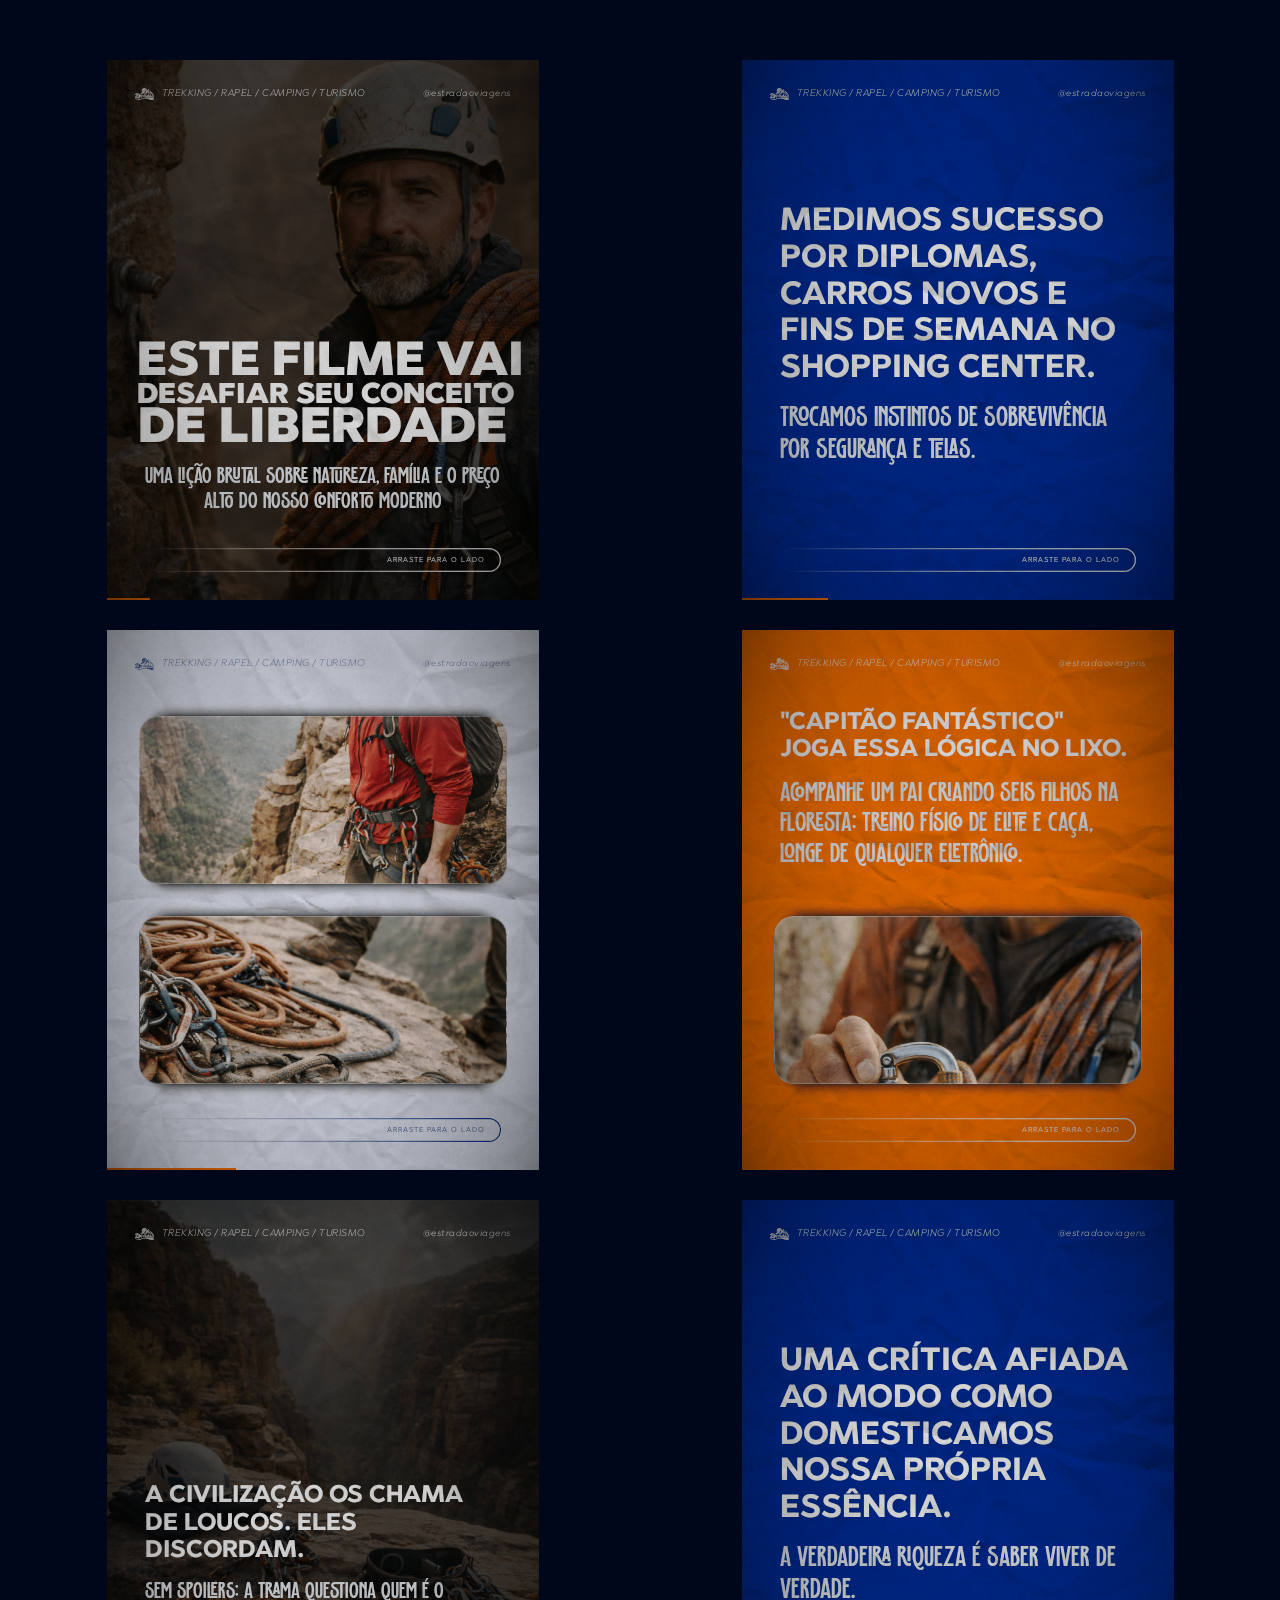
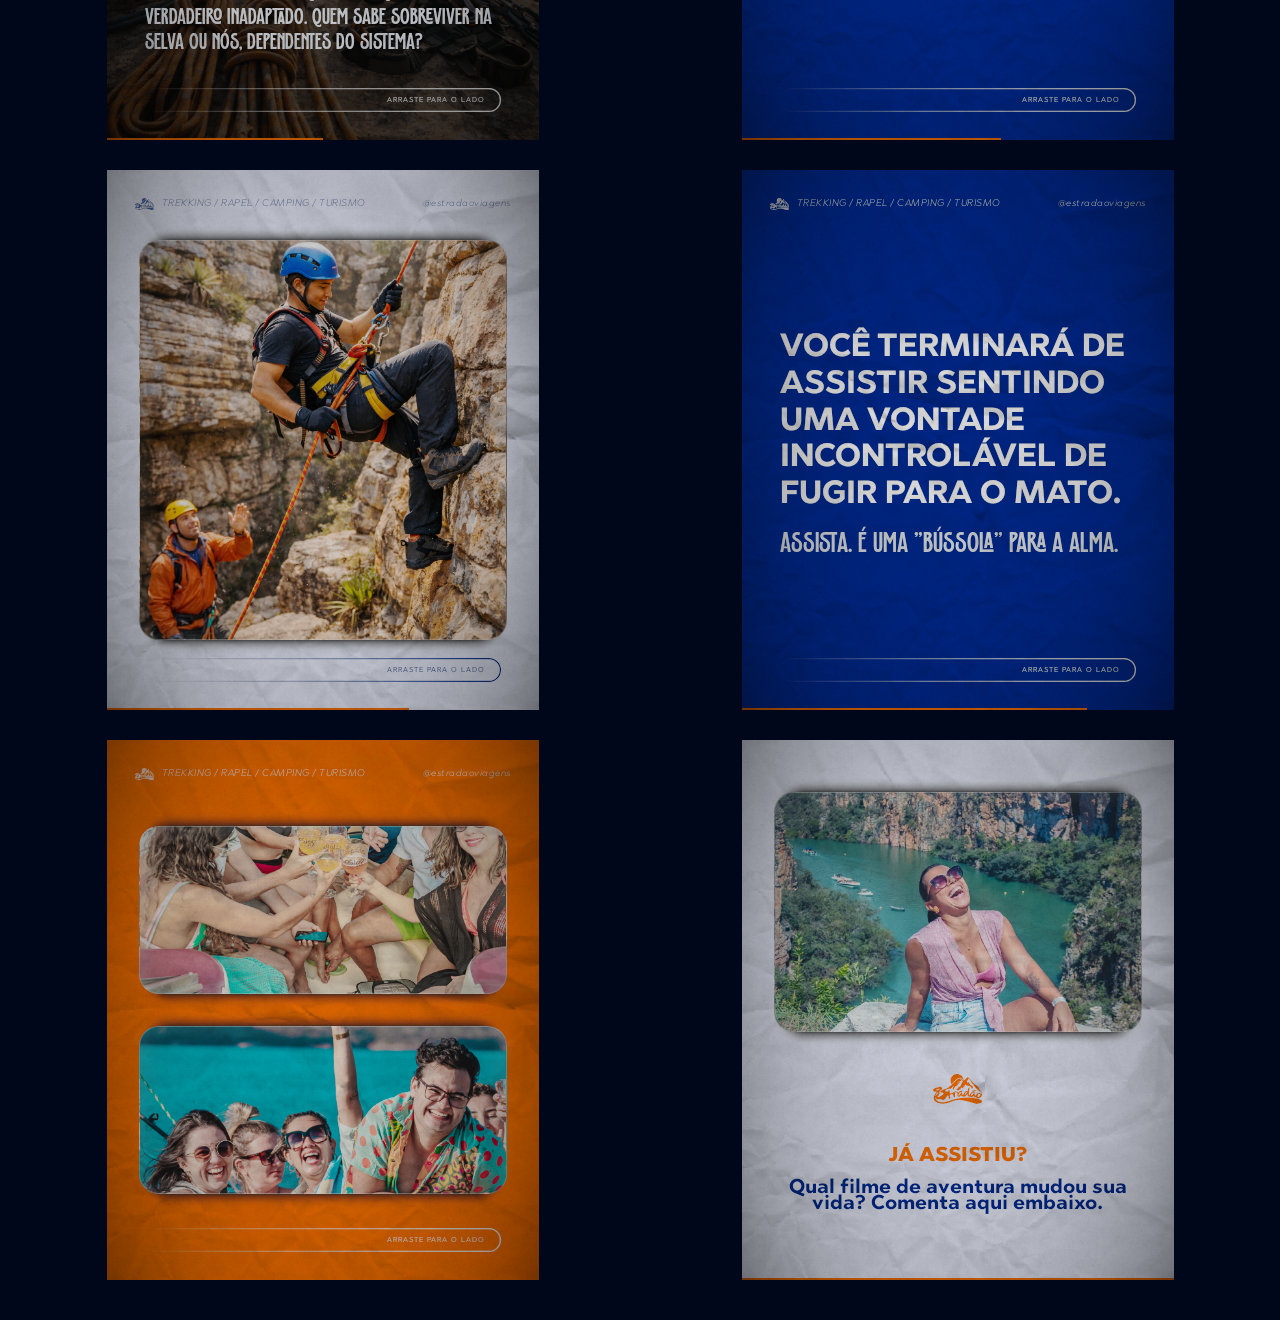
<file: design/templates/005/index.html>
<!DOCTYPE html>
<html lang="pt-BR">
<head>
  <meta charset="UTF-8">
  <meta name="viewport" content="width=device-width, initial-scale=1.0">
  <title>Carousel Preview - Modelo 003</title>
  <link rel="stylesheet" href="style.css">
</head>
<body>

  <div class="carousel-preview-grid">

    <!-- SLIDE 1 -->
    <div class="slide" id="slide-1">
      <!-- 1 - Imagem -->
      <img src="./images/001.webp" class="layer-image" alt="Slide 1 Background">

      <!-- 2 - Color (Solid para Slide 1) -->
      <div class="layer-color-solid"></div>

      <!-- 3 - Textos -->
      <div class="slide-brand-tag"></div>
      <div class="layer-text">
        <div class="slide-header">
          <span class="slide-number">01</span>
        </div>
        <div class="slide-content">
          <h1 class="title-large font-primary">txt1</h1>
          <p class="desc font-accent">txt2</p>
        </div>
      </div>

      <!-- 4 - Textura -->
      <div class="texture-3-b"></div>
      <div class="texture-3-m"></div>
      <div class="texture-3-t"></div>
      <div class="layer-texture-middle"></div>
      <div class="layer-texture-top"></div>

      <!-- Progress Bar -->
      <div class="progress-bar" style="width: 10%;"></div>
    </div>

    <!-- SLIDE 2 -->
    <div class="slide" id="slide-2">

      <!-- 3 - Textos -->
      <div class="slide-brand-tag"></div>
      <div class="layer-text">
        <div class="slide-header">
          <span class="slide-number">02</span>
        </div>
        <div class="slide-content">
          <h1 class="title-large font-primary">txt3</h1>
          <p class="desc font-accent">txt4</p>
        </div>
      </div>

      <!-- 4 - Textura -->
      <div class="texture-3-b"></div>
      <div class="texture-3-m"></div>
      <div class="texture-3-t"></div>
      <div class="layer-texture-middle"></div>
      <div class="layer-texture-top"></div>

      <!-- Progress Bar -->
      <div class="progress-bar" style="width: 20%;"></div>
    </div>

    <!-- SLIDE 3 -->
    <div class="slide" id="slide-3">

      <!-- 2 - Imagens em Blocos -->
      <div class="block-images-container">
        <div class="image-block image-block-top" style="background-image: url('./images/002.webp');"></div>
        <div class="image-block image-block-bottom" style="background-image: url('./images/003.webp');"></div>
      </div>

      <!-- 3 - Textos -->
      <div class="slide-brand-tag"></div>
      <div class="layer-text">
        <div class="slide-header">
          <span class="slide-number">03</span>
        </div>
        <div class="slide-content">
          <!-- [sem txt] -->
        </div>
      </div>

      <!-- 4 - Textura -->
      <div class="texture-3-b"></div>
      <div class="texture-3-m"></div>
      <div class="texture-3-t"></div>
      <div class="layer-texture-middle"></div>
      <div class="layer-texture-top"></div>

      <!-- Progress Bar -->
      <div class="progress-bar" style="width: 30%;"></div>
    </div>

    <!-- SLIDE 4 -->
    <div class="slide" id="slide-4">

      <!-- 2 - Imagem em Bloco -->
      <div class="block-images-container">
        <div class="image-block image-block-top" style="visibility: hidden;"></div>
        <div class="image-block image-block-bottom" style="background-image: url('./images/004.webp');"></div>
      </div>

      <!-- 3 - Textos -->
      <div class="slide-brand-tag"></div>
      <div class="layer-text">
        <div class="slide-header">
          <span class="slide-number">04</span>
        </div>
        <div class="slide-content">
          <h1 class="title-large font-primary">txt5</h1>
          <p class="desc font-accent">txt6</p>
        </div>
      </div>

      <!-- 4 - Textura -->
      <div class="texture-3-b"></div>
      <div class="texture-3-m"></div>
      <div class="texture-3-t"></div>
      <div class="layer-texture-middle"></div>
      <div class="layer-texture-top"></div>

      <!-- Progress Bar -->
      <div class="progress-bar" style="width: 40%;"></div>
    </div>

    <!-- SLIDE 5 -->
    <div class="slide" id="slide-5">
      <!-- 1 - Imagem -->
      <img src="./images/005.webp" class="layer-image" alt="Slide 5 Background">

      <!-- 2 - Color (Solid para Slide 5) -->
      <div class="layer-color-solid"></div>

      <!-- 3 - Textos -->
      <div class="slide-brand-tag"></div>
      <div class="layer-text">
        <div class="slide-header">
          <span class="slide-number">05</span>
        </div>
        <div class="slide-content">
          <h1 class="title-large font-primary">txt7</h1>
          <p class="desc font-accent">txt8</p>
        </div>
      </div>

      <!-- 4 - Textura -->
      <div class="texture-3-b"></div>
      <div class="texture-3-m"></div>
      <div class="texture-3-t"></div>
      <div class="layer-texture-middle"></div>
      <div class="layer-texture-top"></div>

      <!-- Progress Bar -->
      <div class="progress-bar" style="width: 50%;"></div>
    </div>

    <!-- SLIDE 6 -->
    <div class="slide" id="slide-6">

      <!-- 3 - Textos -->
      <div class="slide-brand-tag"></div>
      <div class="layer-text">
        <div class="slide-header">
          <span class="slide-number">06</span>
        </div>
        <div class="slide-content">
          <h1 class="title-large font-primary">txt9</h1>
          <p class="desc font-accent">txt10</p>
        </div>
      </div>

      <!-- 4 - Textura -->
      <div class="texture-3-b"></div>
      <div class="texture-3-m"></div>
      <div class="texture-3-t"></div>
      <div class="layer-texture-middle"></div>
      <div class="layer-texture-top"></div>

      <!-- Progress Bar -->
      <div class="progress-bar" style="width: 60%;"></div>
    </div>

    <!-- SLIDE 7 -->
    <div class="slide" id="slide-7">

      <!-- 2 - Imagem em Bloco -->
      <div class="block-images-container">
        <div class="image-block-tall" style="background-image: url('./images/006.webp');"></div>
      </div>

      <!-- 3 - Textos -->
      <div class="slide-brand-tag"></div>
      <div class="layer-text">
        <div class="slide-header">
          <span class="slide-number">07</span>
        </div>
        <div class="slide-content">
          <!-- [sem txt] -->
        </div>
      </div>

      <!-- 4 - Textura -->
      <div class="texture-3-b"></div>
      <div class="texture-3-m"></div>
      <div class="texture-3-t"></div>
      <div class="layer-texture-middle"></div>
      <div class="layer-texture-top"></div>

      <!-- Progress Bar -->
      <div class="progress-bar" style="width: 70%;"></div>
    </div>

    <!-- SLIDE 8 -->
    <div class="slide" id="slide-8">

      <!-- 3 - Textos -->
      <div class="slide-brand-tag"></div>
      <div class="layer-text">
        <div class="slide-header">
          <span class="slide-number">08</span>
        </div>
        <div class="slide-content">
          <h1 class="title-large font-primary">txt11</h1>
          <p class="desc font-accent">txt12</p>
        </div>
      </div>

      <!-- 4 - Textura -->
      <div class="texture-3-b"></div>
      <div class="texture-3-m"></div>
      <div class="texture-3-t"></div>
      <div class="layer-texture-middle"></div>
      <div class="layer-texture-top"></div>

      <!-- Progress Bar -->
      <div class="progress-bar" style="width: 80%;"></div>
    </div>

    <!-- SLIDE 9 -->
    <div class="slide" id="slide-9">

      <!-- 2 - Imagens em Blocos -->
      <div class="block-images-container">
        <div class="image-block image-block-top" style="background-image: url('./images/008.webp');"></div>
        <div class="image-block image-block-bottom" style="background-image: url('./images/009.webp');"></div>
      </div>

      <!-- 3 - Textos -->
      <div class="slide-brand-tag"></div>
      <div class="layer-text">
        <div class="slide-header">
          <span class="slide-number">09</span>
        </div>
        <div class="slide-content">
          <!-- [sem txt] -->
        </div>
      </div>

      <!-- 4 - Textura -->
      <div class="texture-3-b"></div>
      <div class="texture-3-m"></div>
      <div class="texture-3-t"></div>
      <div class="layer-texture-middle"></div>
      <div class="layer-texture-top"></div>

      <!-- Progress Bar -->
      <div class="progress-bar" style="width: 90%;"></div>
    </div>

    <!-- SLIDE 10 -->
    <div class="slide" id="slide-10">

      <!-- 2 - Imagem em Bloco -->
      <div class="block-images-container-top">
        <div class="image-block-medium" style="background-image: url('./images/007.webp');"></div>
      </div>

      <!-- 3 - Textos -->
      <div class="slide-brand-tag"></div>
      <div class="layer-text">
        <div class="slide-header">
          <span class="slide-number">10</span>
        </div>
        <div class="slide-content">
          <img src="./images/logo.svg" class="final-slide-logo" alt="Logo">
          <h1 class="title-large font-primary">txt13</h1>
          <p class="desc font-accent">txt14</p>
        </div>
      </div>

      <!-- 4 - Textura -->
      <div class="texture-3-b"></div>
      <div class="texture-3-m"></div>
      <div class="texture-3-t"></div>
      <div class="layer-texture-middle"></div>
      <div class="layer-texture-top"></div>

      <!-- Progress Bar -->
      <div class="progress-bar" style="width: 100%;"></div>
    </div>

  </div>

  <script>
    async function loadCopyData() {
      try {
        const response = await fetch('./copy_gold_standard_005.md');
        if (!response.ok) {
           // Tenta fallback com caminho relativo caso o servidor esteja configurado diferente
           const fallbackResponse = await fetch('../../copy_gold_standard_005.md');
           if (!fallbackResponse.ok) {
             console.warn("Falha ao carregar o arquivo copy_gold_standard_005.md");
             return;
           }
           var text = await fallbackResponse.text();
        } else {
           var text = await response.text();
        }
        
        const lines = text.split('\n');
        const dataMap = {};
        
        lines.forEach(line => {
          // Expressão mais flexível: ignora espaços/caracteres antes do txtN
          const match = line.match(/(txt\d+)\s*-\s*(.*)/);
          if (match) {
            dataMap[match[1]] = match[2].trim();
          }
        });

        const textElements = document.querySelectorAll('.slide-content h1, .slide-content p');
        textElements.forEach(el => {
          const key = el.textContent.trim();
          if (dataMap[key]) {
            el.innerHTML = dataMap[key];
          }
        });

        // Injetar a logo e o top-info no topo de todos os slides
        const topInfoVal = getComputedStyle(document.documentElement).getPropertyValue('--top-info').replace(/"/g, '').trim();
        const headers = document.querySelectorAll('.slide-header');
        headers.forEach(header => {
          if (header.querySelector('.header-left')) return;

          const headerLeft = document.createElement('div');
          headerLeft.className = 'header-left';

          const img = document.createElement('img');
          img.src = './images/logo.svg';
          img.className = 'top-logo';

          const textSpan = document.createElement('span');
          textSpan.className = 'top-info-text';
          textSpan.textContent = topInfoVal;

          headerLeft.appendChild(img);
          headerLeft.appendChild(textSpan);
          header.insertBefore(headerLeft, header.firstChild);
        });

        // ----------------------------------------------------
        // Função Efeito Poster-Fit (Usada nos Slides 1, 3, 5, 7, 9)
        // ----------------------------------------------------
        function applyPosterFit(selector, maxSize, minSize, maxLines) {
          const titleEl = document.querySelector(selector);
          if (!titleEl) return;
          
          const originalText = titleEl.innerHTML.replace(/<br\s*[\/]?>/gi, '\n');
          const forcedLines = originalText.split('\n').map(l => l.trim()).filter(l => l.length > 0);
          const words = originalText.split(/\s+/).filter(w => w.length > 0);
          
          const targetWidth = titleEl.clientWidth; // Já desconta as margens
          
          if (words.length > 0 && targetWidth > 0) {
            // Cria div invisível para medir larguras a 10px
            const measureDiv = document.createElement('div');
            measureDiv.style.position = 'absolute';
            measureDiv.style.visibility = 'hidden';
            measureDiv.style.whiteSpace = 'nowrap';
            measureDiv.style.fontSize = '10px';
            const compStyle = window.getComputedStyle(titleEl);
            measureDiv.style.fontFamily = compStyle.fontFamily;
            measureDiv.style.fontWeight = compStyle.fontWeight;
            measureDiv.style.textTransform = compStyle.textTransform;
            document.body.appendChild(measureDiv);

            const getWidth = (text) => {
              measureDiv.textContent = text;
              return measureDiv.scrollWidth;
            };

            let bestLines = [];
            
            if (forcedLines.length > 1) {
              bestLines = forcedLines; // Respeita quebra manual se existir
            } else {
              // Tenta descobrir a melhor forma de separar em 1, 2 ou 3 linhas
              let bestScore = Infinity;
              
              for (let k = 1; k <= Math.min(words.length, maxLines); k++) {
                if (k === 1) {
                  const txt = words.join(' ');
                  const reqSize = (targetWidth / getWidth(txt)) * 10;
                  if (reqSize >= minSize) {
                    bestLines = [txt];
                    bestScore = 0; // 1 linha sempre é a melhor se couber
                    break;
                  }
                } else if (k === 2) {
                  for (let i = 1; i < words.length; i++) {
                    const l1 = words.slice(0, i).join(' ');
                    const l2 = words.slice(i).join(' ');
                    const s1 = (targetWidth / getWidth(l1)) * 10;
                    const s2 = (targetWidth / getWidth(l2)) * 10;
                    
                    if (s1 >= minSize && s2 >= minSize) {
                      const score = Math.abs(s1 - s2);
                      if (score < bestScore) {
                        bestScore = score;
                        bestLines = [l1, l2];
                      }
                    }
                  }
                } else if (k === 3) {
                  for (let i = 1; i < words.length - 1; i++) {
                    for (let j = i + 1; j < words.length; j++) {
                      const l1 = words.slice(0, i).join(' ');
                      const l2 = words.slice(i, j).join(' ');
                      const l3 = words.slice(j).join(' ');
                      const s1 = (targetWidth / getWidth(l1)) * 10;
                      const s2 = (targetWidth / getWidth(l2)) * 10;
                      const s3 = (targetWidth / getWidth(l3)) * 10;
                      
                      if (s1 >= minSize && s2 >= minSize && s3 >= minSize) {
                        const score = Math.max(s1, s2, s3) - Math.min(s1, s2, s3);
                        if (score < bestScore) {
                          bestScore = score;
                          bestLines = [l1, l2, l3];
                        }
                      }
                    }
                  }
                }
              }
              
              // Se nenhuma combinação funcionou, força quebra bruta
              if (bestLines.length === 0) {
                const chunk = Math.ceil(words.length / maxLines);
                for (let i = 0; i < words.length; i += chunk) {
                  bestLines.push(words.slice(i, i + chunk).join(' '));
                }
              }
            }

            // Renderiza as linhas equalizadas
            titleEl.innerHTML = '';
            titleEl.style.wordBreak = 'normal'; 
            
            bestLines.forEach(text => {
              const div = document.createElement('div');
              div.textContent = text;
              div.style.whiteSpace = 'nowrap';
              div.style.lineHeight = '0.85'; 
              div.style.margin = '0';
              
              let s = (targetWidth / getWidth(text)) * 10;
              if (s > maxSize) s = maxSize;
              
              // Removemos a trava rígida de minSize na hora de renderizar.
              // Se a matemática disser que precisa de 20px pra caber, ele vai usar 20px, 
              // garantindo que NUNCA transborde a tela lateralmente.
              
              div.style.fontSize = s + 'px';
              titleEl.appendChild(div);
            });
            
            document.body.removeChild(measureDiv);
          }
        }

        // Aplica o Poster-Fit nos textos principais (Apenas Slide 1)
        ['#slide-1'].forEach(slideId => {
          applyPosterFit(`${slideId} h1.title-large`, 64, 36, 3);
        });

        // ----------------------------------------------------
        // Função Efeito Standard Auto-Fit (Ajuste Simples)
        // Usada para textos que apenas precisam caber sem o efeito Poster
        // ----------------------------------------------------
        function applyStandardAutoFit(selectors, maxSize, minSize) {
          const els = document.querySelectorAll(selectors);
          els.forEach(el => {
            const content = el.closest('.slide-content');
            if (el && content) {
              let currentSize = maxSize;
              el.style.fontSize = currentSize + 'px';
              
              const getLineCount = () => {
                const computedStyle = window.getComputedStyle(el);
                let lineHeight = parseFloat(computedStyle.lineHeight);
                if (isNaN(lineHeight)) lineHeight = currentSize * 1.2; 
                return Math.round(el.clientHeight / lineHeight);
              };

              // Reduz até que caiba no container (ou atinja o mínimo)
              while (content.scrollHeight > content.clientHeight && currentSize > minSize) {
                currentSize -= 1;
                el.style.fontSize = currentSize + 'px';
              }
            }
          });
        }

        // Textos de apoio dos demais slides
        // Fonte mínima 60pt (24px), Máxima 100pt (40px)
        applyStandardAutoFit('#slide-1 p.desc, #slide-2 p.desc, #slide-4 p.desc, #slide-5 p.desc, #slide-6 p.desc, #slide-8 p.desc', 40, 24);

        // Títulos dos slides de conteúdo (demais slides)
        // Fonte mínima 1rem (16px), Máxima 2rem (32px)
        applyStandardAutoFit('#slide-2 h1.title-large, #slide-4 h1.title-large, #slide-5 h1.title-large, #slide-6 h1.title-large, #slide-8 h1.title-large', 32, 16);

        // SLIDE 10 - Textos menores (redução de ~30%)
        applyStandardAutoFit('#slide-10 h1.title-large', 22, 20);
        applyStandardAutoFit('#slide-10 p.desc', 22, 20);

        // Oculta imagens de background quebradas e seu overlay sólido correspondente
        document.querySelectorAll('.layer-image').forEach(img => {
          const handleBrokenImage = () => {
            img.style.display = 'none';
            const slide = img.closest('.slide');
            if (slide) {
              const solidOverlay = slide.querySelector('.layer-color-solid');
              if (solidOverlay) {
                solidOverlay.style.display = 'none';
              }
            }
          };
          
          if (img.complete) {
            if (img.naturalWidth === 0) {
              handleBrokenImage();
            }
          } else {
            img.addEventListener('error', handleBrokenImage);
          }
        });

      } catch (error) {
        console.error("Erro no fetch. Detalhes:", error);
      }
    }
    
    // Tentar executar logo de cara e também no load
    loadCopyData();
window.isReady = true;
  </script>
</body>
</html>
</file>
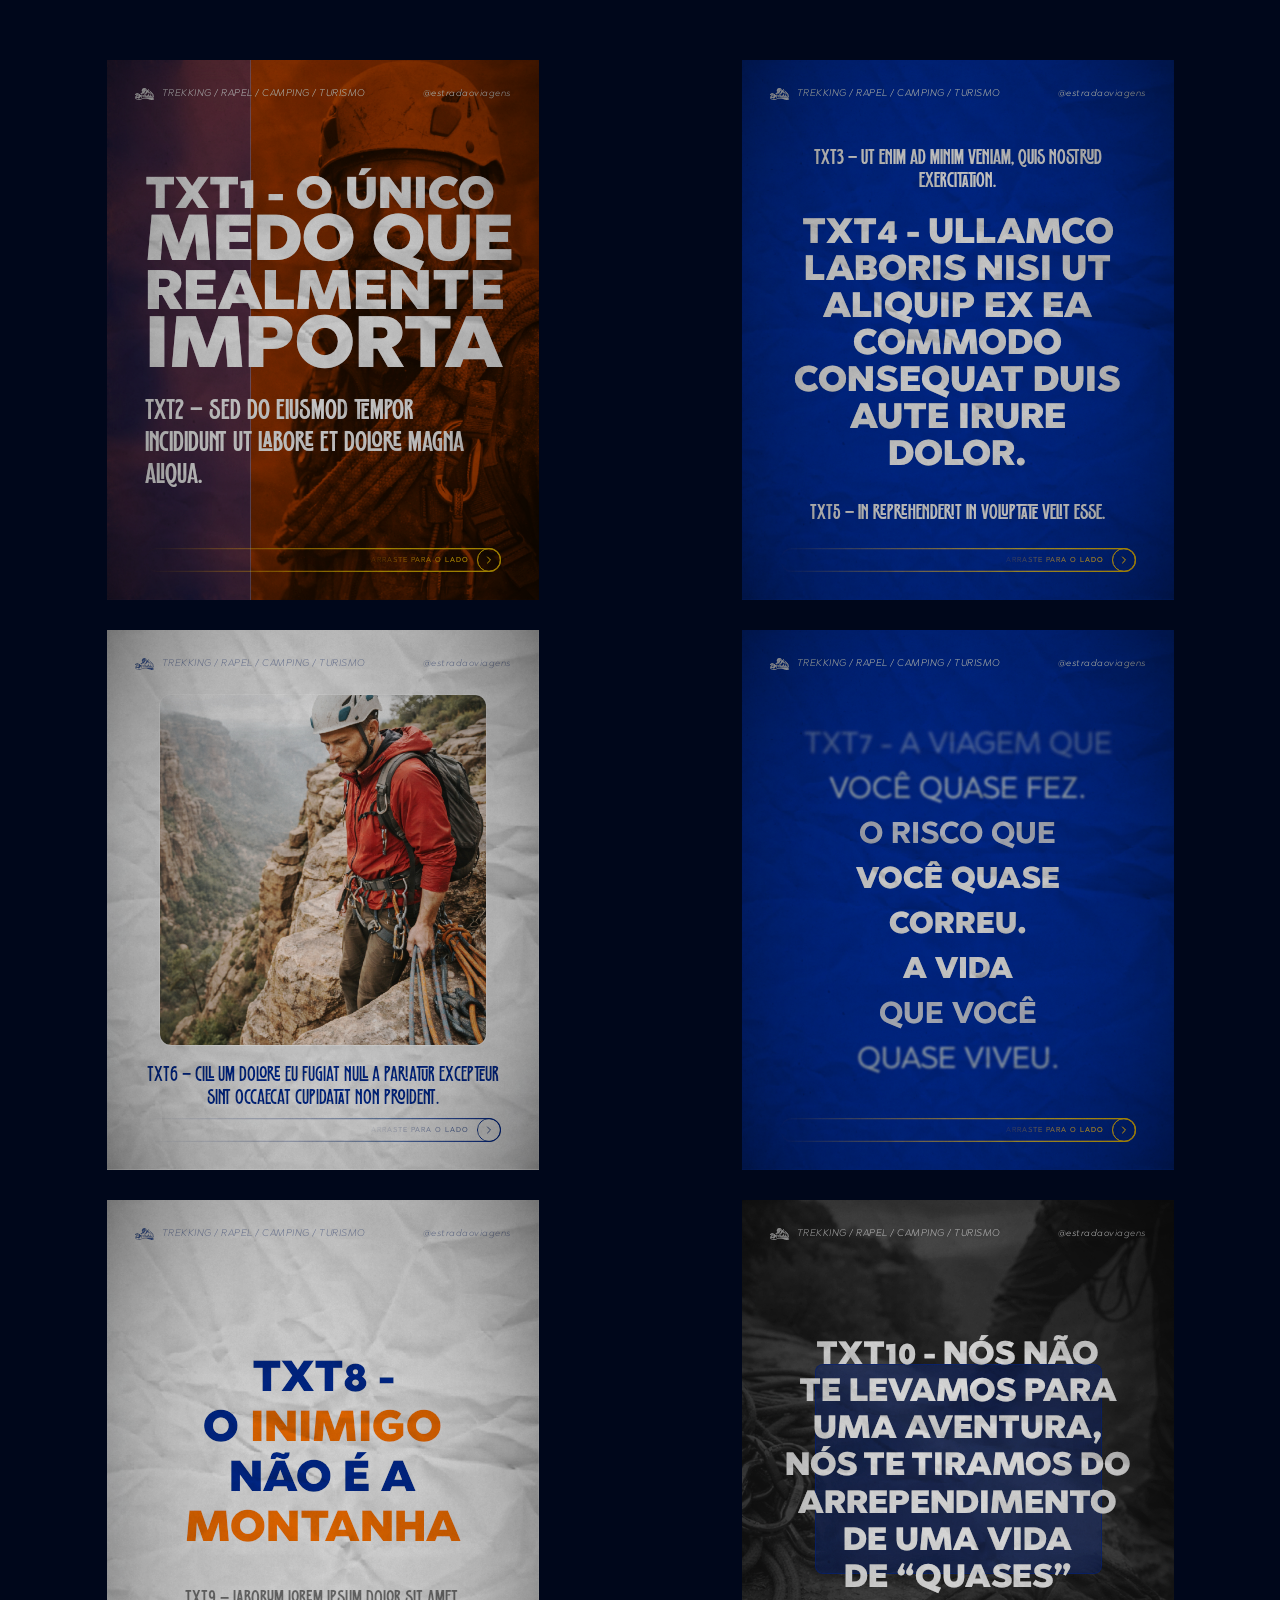
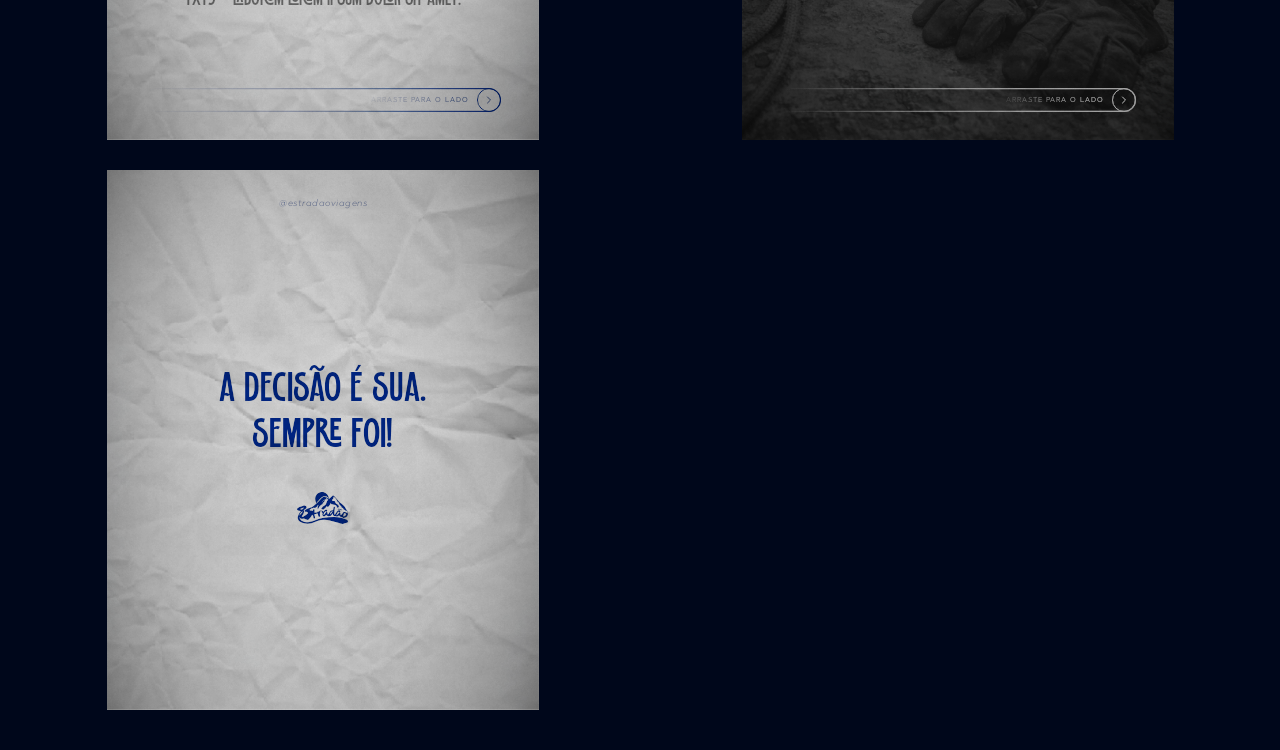
<file: design/templates/015/index.html>
<!DOCTYPE html>
<html lang="pt-BR">
<head>
  <meta charset="UTF-8">
  <meta name="viewport" content="width=device-width, initial-scale=1.0">
  <title>Carousel Preview - Reset</title>
  <link rel="stylesheet" href="style.css">
</head>
<body>

  <div class="carousel-preview-grid">

    <!-- SLIDE 1 -->
    <div class="slide" id="slide-1">
      <img src="./images/001.webp" class="layer-bottom-img" alt="Slide 1 Background">
      <div class="layer-middle-saturation"></div>
      <div class="layer-top-multiply"></div>
      <div class="glass-rectangle"></div>
      <div class="swipe-box">
        <div class="swipe-circle">
          <svg xmlns="http://www.w3.org/2000/svg" viewBox="0 0 24 24" fill="none" stroke="#ffb700" stroke-width="2" stroke-linecap="round" stroke-linejoin="round">
            <polyline points="9 18 15 12 9 6"></polyline>
          </svg>
        </div>
      </div>
      <div class="layer-text">
        <div class="slide-header">
          <span class="slide-number">01</span>
        </div>
        <div class="slide-content">
          <h1 class="title-large font-primary">txt1</h1>
          <p class="desc font-accent">txt2</p>
        </div>
      </div>
    </div>

    <!-- SLIDE 2 -->
    <div class="slide" id="slide-2">
      <div class="swipe-box">
        <div class="swipe-circle">
          <svg xmlns="http://www.w3.org/2000/svg" viewBox="0 0 24 24" fill="none" stroke="#ffb700" stroke-width="2" stroke-linecap="round" stroke-linejoin="round">
            <polyline points="9 18 15 12 9 6"></polyline>
          </svg>
        </div>
      </div>
      <div class="layer-text">
        <div class="slide-header">
          <span class="slide-number">02</span>
        </div>
        <div class="slide-content">
          <p class="desc font-accent">txt3</p>
          <div class="txt4-wrapper">
            <h1 class="title-large font-primary">txt4</h1>
          </div>
          <p class="desc font-accent">txt5</p>
        </div>
      </div>
    </div>

    <!-- SLIDE 3 -->
    <div class="slide" id="slide-3">
      <div class="swipe-box">
        <div class="swipe-circle">
          <svg xmlns="http://www.w3.org/2000/svg" viewBox="0 0 24 24" fill="none" stroke="#ffb700" stroke-width="2" stroke-linecap="round" stroke-linejoin="round">
            <polyline points="9 18 15 12 9 6"></polyline>
          </svg>
        </div>
      </div>
      <div class="layer-text">
        <div class="slide-header">
          <span class="slide-number">03</span>
        </div>
        <div class="slide-content">
          <div class="image-box-glass">
            <img src="./images/002.webp" alt="Slide 3 Imagem">
          </div>
          <h1 class="title-large font-accent limit-2-lines">txt6</h1>
        </div>
      </div>
    </div>

    <!-- SLIDE 4 -->
    <div class="slide" id="slide-4">
      <div class="swipe-box">
        <div class="swipe-circle">
          <svg xmlns="http://www.w3.org/2000/svg" viewBox="0 0 24 24" fill="none" stroke="#ffb700" stroke-width="2" stroke-linecap="round" stroke-linejoin="round">
            <polyline points="9 18 15 12 9 6"></polyline>
          </svg>
        </div>
      </div>
      <div class="layer-text">
        <div class="slide-header">
          <span class="slide-number">04</span>
        </div>
        <div class="slide-content">
          <p class="desc font-primary">txt7</p>
        </div>
      </div>
    </div>

    <!-- SLIDE 5 -->
    <div class="slide" id="slide-5">
      <div class="swipe-box">
        <div class="swipe-circle">
          <svg xmlns="http://www.w3.org/2000/svg" viewBox="0 0 24 24" fill="none" stroke="#ffb700" stroke-width="2" stroke-linecap="round" stroke-linejoin="round">
            <polyline points="9 18 15 12 9 6"></polyline>
          </svg>
        </div>
      </div>
      <div class="layer-text">
        <div class="slide-header">
          <span class="slide-number">05</span>
        </div>
        <div class="slide-content">
          <div class="txt8-wrapper">
            <h1 class="title-large font-primary">txt8</h1>
          </div>
          <p class="desc font-accent">txt9</p>
        </div>
      </div>
    </div>

    <!-- SLIDE 6 -->
    <div class="slide" id="slide-6">
      <img src="./images/003.webp" class="layer-bottom-img" style="filter: brightness(0.4);" alt="Slide 6 Background">
      <div class="layer-middle-saturation"></div>
      <div class="swipe-box">
        <div class="swipe-circle">
          <svg xmlns="http://www.w3.org/2000/svg" viewBox="0 0 24 24" fill="none" stroke="#ffb700" stroke-width="2" stroke-linecap="round" stroke-linejoin="round">
            <polyline points="9 18 15 12 9 6"></polyline>
          </svg>
        </div>
      </div>
      <div class="layer-text">
        <div class="slide-header">
          <span class="slide-number">06</span>
        </div>
        <div class="slide-content">
          <div class="txt10-wrapper">
            <h1 class="title-large font-primary">txt10</h1>
          </div>
        </div>
      </div>
    </div>

    <!-- SLIDE 7 -->
    <div class="slide" id="slide-7">
      <div class="swipe-box">
        <div class="swipe-circle">
          <svg xmlns="http://www.w3.org/2000/svg" viewBox="0 0 24 24" fill="none" stroke="#ffb700" stroke-width="2" stroke-linecap="round" stroke-linejoin="round">
            <polyline points="9 18 15 12 9 6"></polyline>
          </svg>
        </div>
      </div>
      <div class="layer-text">
        <div class="slide-header">
          <span class="slide-number">07</span>
        </div>
        <div class="slide-content">
          <div class="txt11-wrapper">
            <div class="txt11-group" style="display: flex; flex-direction: column; align-items: center; width: 100%;">
              <h1 class="title-large font-accent">txt11</h1>
              <img src="./images/logo.svg" class="bottom-logo" alt="Logo">
            </div>
          </div>
        </div>
      </div>
    </div>



  </div>

  <script>
    // Injetar a logo e o top-info no topo de todos os slides
    const topInfoVal = getComputedStyle(document.documentElement).getPropertyValue('--top-info').replace(/"/g, '').trim();
    const headers = document.querySelectorAll('.slide-header');
    headers.forEach(header => {
      if (header.querySelector('.header-left')) return;

      const headerLeft = document.createElement('div');
      headerLeft.className = 'header-left';

      const img = document.createElement('img');
      img.src = './images/logo.svg';
      img.className = 'top-logo';

      const textSpan = document.createElement('span');
      textSpan.className = 'top-info-text';
      textSpan.textContent = topInfoVal;

      headerLeft.appendChild(img);
      headerLeft.appendChild(textSpan);
      header.insertBefore(headerLeft, header.firstChild);
    });

    // Injetar as camadas de textura global em todos os slides
    document.querySelectorAll('.slide').forEach(slide => {
      const textureHtml = `
        <div class="texture-3-b"></div>
        <div class="texture-3-m"></div>
        <div class="texture-3-t"></div>
        <div class="layer-texture-middle"></div>
        <div class="layer-texture-top"></div>
      `;
      slide.insertAdjacentHTML('beforeend', textureHtml);
    });

    async function loadCopyData() {
      try {
        const response = await fetch('./copy_gold_standard_015.md');
        if (!response.ok) {
           const fallbackResponse = await fetch('../../copy_gold_standard_015.md');
           if (!fallbackResponse.ok) {
             console.warn("Falha ao carregar o arquivo copy_gold_standard_015.md");
             return;
           }
           var text = await fallbackResponse.text();
        } else {
           var text = await response.text();
        }
        
        const lines = text.split('\n');
        const dataMap = {};
        let currentKey = null;
        
        lines.forEach(line => {
          const match = line.match(/^(txt\d+)\s*-\s*(.*)/);
          if (match) {
            currentKey = match[1];
            dataMap[currentKey] = match[2].trim();
          } else if (currentKey && line.trim().length > 0 && !line.startsWith('#')) {
            // Concatena as linhas seguintes com <br>
            dataMap[currentKey] += '<br>' + line.trim();
          }
        });

        const textElements = document.querySelectorAll('.slide-content h1, .slide-content p');
        textElements.forEach(el => {
          const key = el.textContent.trim();
          if (dataMap[key]) {
            if (key === 'txt7') {
              // Fatiando o txt7 em spans individuais para efeito gradiente/desfoque/peso
              const parts = dataMap[key].split('<br>');
              let newHtml = '';
              parts.forEach((part, index) => {
                newHtml += `<span class="txt7-line txt7-line-${index + 1}">${part}</span>`;
              });
              el.innerHTML = newHtml;
            } else if (key === 'txt8') {
              // Aplica a cor laranja no texto marcado com asteriscos (*texto*)
              el.innerHTML = dataMap[key].replace(/\*(.*?)\*/g, '<span class="text-orange">$1</span>');
            } else {
              el.innerHTML = dataMap[key];
            }
          }
        });

        // ----------------------------------------------------
        // Função Efeito Poster-Fit (Apenas para o txt1 no Slide 1)
        // ----------------------------------------------------
        function applyPosterFit(selector, maxSize, minSize, maxLines) {
          const titleEl = document.querySelector(selector);
          if (!titleEl) return;
          
          const originalText = titleEl.innerHTML.replace(/<br\s*[\/]?>/gi, '\n');
          const forcedLines = originalText.split('\n').map(l => l.trim()).filter(l => l.length > 0);
          const words = originalText.split(/\s+/).filter(w => w.length > 0);
          
          const targetWidth = titleEl.clientWidth; // Já desconta as margens
          
          if (words.length > 0 && targetWidth > 0) {
            // Cria div invisível para medir larguras a 10px
            const measureDiv = document.createElement('div');
            measureDiv.style.position = 'absolute';
            measureDiv.style.visibility = 'hidden';
            measureDiv.style.whiteSpace = 'nowrap';
            measureDiv.style.fontSize = '10px';
            const compStyle = window.getComputedStyle(titleEl);
            measureDiv.style.fontFamily = compStyle.fontFamily;
            measureDiv.style.fontWeight = compStyle.fontWeight;
            measureDiv.style.textTransform = compStyle.textTransform;
            document.body.appendChild(measureDiv);

            const getWidth = (text) => {
              measureDiv.textContent = text;
              return measureDiv.scrollWidth;
            };

            let bestLines = [];
            
            if (forcedLines.length > 1) {
              bestLines = forcedLines; // Respeita quebra manual se existir
            } else {
              // Tenta descobrir a melhor forma de separar em 1, 2 ou 3 linhas
              let bestScore = Infinity;
              
              for (let k = 1; k <= Math.min(words.length, maxLines); k++) {
                if (k === 1) {
                  const txt = words.join(' ');
                  const reqSize = (targetWidth / getWidth(txt)) * 10;
                  if (reqSize >= minSize) {
                    bestLines = [txt];
                    bestScore = 0; // 1 linha sempre é a melhor se couber
                    break;
                  }
                } else if (k === 2) {
                  for (let i = 1; i < words.length; i++) {
                    const l1 = words.slice(0, i).join(' ');
                    const l2 = words.slice(i).join(' ');
                    const s1 = (targetWidth / getWidth(l1)) * 10;
                    const s2 = (targetWidth / getWidth(l2)) * 10;
                    
                    if (s1 >= minSize && s2 >= minSize) {
                      const score = Math.abs(s1 - s2);
                      if (score < bestScore) {
                        bestScore = score;
                        bestLines = [l1, l2];
                      }
                    }
                  }
                } else if (k === 3) {
                  for (let i = 1; i < words.length - 1; i++) {
                    for (let j = i + 1; j < words.length; j++) {
                      const l1 = words.slice(0, i).join(' ');
                      const l2 = words.slice(i, j).join(' ');
                      const l3 = words.slice(j).join(' ');
                      const s1 = (targetWidth / getWidth(l1)) * 10;
                      const s2 = (targetWidth / getWidth(l2)) * 10;
                      const s3 = (targetWidth / getWidth(l3)) * 10;
                      
                      if (s1 >= minSize && s2 >= minSize && s3 >= minSize) {
                        const score = Math.max(s1, s2, s3) - Math.min(s1, s2, s3);
                        if (score < bestScore) {
                          bestScore = score;
                          bestLines = [l1, l2, l3];
                        }
                      }
                    }
                  }
                }
              }
              
              if (bestLines.length === 0) {
                const chunk = Math.ceil(words.length / maxLines);
                for (let i = 0; i < words.length; i += chunk) {
                  bestLines.push(words.slice(i, i + chunk).join(' '));
                }
              }
            }

            titleEl.innerHTML = '';
            titleEl.style.wordBreak = 'normal'; 
            
            bestLines.forEach(text => {
              const div = document.createElement('div');
              div.textContent = text;
              div.style.whiteSpace = 'nowrap';
              div.style.lineHeight = '0.85'; 
              div.style.margin = '0';
              
              let s = (targetWidth / getWidth(text)) * 10;
              if (s > maxSize) s = maxSize;
              
              div.style.fontSize = s + 'px';
              titleEl.appendChild(div);
            });
            
            document.body.removeChild(measureDiv);
          }
        }

        // Aplicando o Poster Fit no txt1 (aumentei o maxSize para 200 para permitir que palavras curtas cheguem até as bordas)
        applyPosterFit('#slide-1 h1.title-large', 200, 20, 5);

        // ----------------------------------------------------
        // Função Auto-Fit (Reduz as fontes proporcionalmente para caber)
        // ----------------------------------------------------
        function autoFitSlideText(slideId, maxAllowedHeight = 370) {
          const slide = document.querySelector(slideId);
          if (!slide) return;
          const slideContent = slide.querySelector('.slide-content');
          if (!slideContent) return;

          // Limpa qualquer transform que tenha sido colocado
          slideContent.style.transform = '';
          slideContent.style.transformOrigin = '';

          const elements = Array.from(slideContent.querySelectorAll('h1, p'));
          
          // Captura os estilos originais
          const originalStyles = elements.map(el => {
            el.style.removeProperty('font-size');
            el.style.removeProperty('margin-top');
            el.style.removeProperty('margin-bottom');
            el.style.removeProperty('line-height');
            
            const style = window.getComputedStyle(el);
            return {
              element: el,
              baseFontSize: parseFloat(style.fontSize) || 16,
              baseMarginTop: parseFloat(style.marginTop) || 0,
              baseMarginBottom: parseFloat(style.marginBottom) || 0,
              baseLineHeight: style.lineHeight && style.lineHeight !== 'normal' && style.lineHeight.endsWith('px') ? parseFloat(style.lineHeight) : null
            };
          });

          // Função para calcular a altura real ocupada pelas fontes e margens
          function getContentHeight() {
            let totalHeight = 0;
            elements.forEach(el => {
              const rect = el.getBoundingClientRect();
              totalHeight += rect.height;
              const style = window.getComputedStyle(el);
              const marginTop = parseFloat(style.marginTop) || 0;
              const marginBottom = parseFloat(style.marginBottom) || 0;
              totalHeight += marginTop + marginBottom;
            });
            return totalHeight;
          }

          let scaleFactor = 1.0;
          const minScale = 0.35;
          let safeLoop = 0;

          function applyScale(sf) {
            originalStyles.forEach(item => {
              const newFontSize = item.baseFontSize * sf;
              item.element.style.setProperty('font-size', `${newFontSize}px`, 'important');
              
              const newMarginTop = item.baseMarginTop * sf;
              item.element.style.setProperty('margin-top', `${newMarginTop}px`, 'important');
              
              const newMarginBottom = item.baseMarginBottom * sf;
              item.element.style.setProperty('margin-bottom', `${newMarginBottom}px`, 'important');

              if (item.baseLineHeight) {
                item.element.style.setProperty('line-height', `${item.baseLineHeight * sf}px`, 'important');
              }
            });
          }

          // Loop reduzindo proporcionalmente até caber no limite de altura
          while (getContentHeight() > maxAllowedHeight && scaleFactor > minScale && safeLoop < 100) {
            scaleFactor -= 0.02;
            applyScale(scaleFactor);
            safeLoop++;
          }
        }

        function fitTxt4InSlide2() {
          const wrapper = document.querySelector('#slide-2 .txt4-wrapper');
          const el = document.querySelector('#slide-2 h1.title-large');
          const txt3 = document.querySelector('#slide-2 p.desc:first-of-type');
          const txt5 = document.querySelector('#slide-2 p.desc:last-of-type');
          if (!wrapper || !el) return;

          // Limpa propriedades inline anteriores
          el.style.removeProperty('font-size');
          if (txt3) {
            txt3.style.removeProperty('font-size');
          }
          if (txt5) {
            txt5.style.removeProperty('font-size');
          }

          // Lê dinamicamente os tamanhos originais definidos pelo CSS
          const baseFontSize = parseFloat(window.getComputedStyle(el).fontSize) || 52;

          // Define as restrições baseadas no CSS do wrapper
          const maxWidth = 356; // 432px - 38px*2
          const maxHeight = parseFloat(window.getComputedStyle(wrapper).height) || 260;
          
          let low = 10;
          let high = 200;
          let optimalSize = baseFontSize;

          // Busca binária para o tamanho de fonte ideal de txt4
          for (let i = 0; i < 30; i++) {
            const mid = (low + high) / 2;
            el.style.setProperty('font-size', `${mid}px`, 'important');
            
            const rect = el.getBoundingClientRect();
            const currentHeight = rect.height;
            const currentWidth = el.scrollWidth;

            if (currentHeight <= maxHeight && currentWidth <= maxWidth) {
              optimalSize = mid;
              low = mid + 0.1;
            } else {
              high = mid - 0.1;
            }
          }

          // Aplica o tamanho final para txt4
          el.style.setProperty('font-size', `${optimalSize}px`, 'important');
        }

        function fitTxt7InSlide4() {
          const el = document.querySelector('#slide-4 p.desc');
          if (!el) return;

          // Limpa propriedades inline anteriores
          el.style.removeProperty('font-size');

          // Lê dinamicamente o tamanho original definido pelo CSS
          const baseFontSize = parseFloat(window.getComputedStyle(el).fontSize) || 16;

          // Define as restrições
          const maxWidth = 356; // 432px - 38px*2
          const maxHeight = 360; // 900px na escala original (900 * 0.4)
          
          let low = 5;
          let high = 150;
          let optimalSize = baseFontSize;

          // Busca binária para o tamanho de fonte ideal de txt7
          for (let i = 0; i < 30; i++) {
            const mid = (low + high) / 2;
            el.style.setProperty('font-size', `${mid}px`, 'important');
            
            const rect = el.getBoundingClientRect();
            const currentHeight = rect.height;
            const currentWidth = el.scrollWidth;

            if (currentHeight <= maxHeight && currentWidth <= maxWidth) {
              optimalSize = mid;
              low = mid + 0.1;
            } else {
              high = mid - 0.1;
            }
          }

          // Aplica o tamanho final para txt7
          el.style.setProperty('font-size', `${optimalSize}px`, 'important');
        }

        function fitTxt8InSlide5() {
          const wrapper = document.querySelector('#slide-5 .txt8-wrapper');
          const el = document.querySelector('#slide-5 h1.title-large');
          if (!wrapper || !el) return;

          el.style.removeProperty('font-size');
          const baseFontSize = parseFloat(window.getComputedStyle(el).fontSize) || 52;

          const maxWidth = 356; 
          const maxHeight = parseFloat(window.getComputedStyle(wrapper).height) || 260;
          
          let low = 10;
          let high = 200;
          let optimalSize = baseFontSize;

          for (let i = 0; i < 30; i++) {
            const mid = (low + high) / 2;
            el.style.setProperty('font-size', `${mid}px`, 'important');
            
            const rect = el.getBoundingClientRect();
            if (rect.height <= maxHeight && el.scrollWidth <= maxWidth) {
              optimalSize = mid;
              low = mid + 0.1;
            } else {
              high = mid - 0.1;
            }
          }

          el.style.setProperty('font-size', `${optimalSize}px`, 'important');
        }

        function fitTxt10InSlide6() {
          const wrapper = document.querySelector('#slide-6 .txt10-wrapper');
          const el = document.querySelector('#slide-6 h1.title-large');
          if (!wrapper || !el) return;

          el.style.removeProperty('font-size');
          const baseFontSize = parseFloat(window.getComputedStyle(el).fontSize) || 52;

          const maxWidth = 356; 
          const maxHeight = parseFloat(window.getComputedStyle(wrapper).height) || 260;
          
          let low = 10;
          let high = 200;
          let optimalSize = baseFontSize;

          for (let i = 0; i < 30; i++) {
            const mid = (low + high) / 2;
            el.style.setProperty('font-size', `${mid}px`, 'important');
            
            const rect = el.getBoundingClientRect();
            if (rect.height <= maxHeight && el.scrollWidth <= maxWidth) {
              optimalSize = mid;
              low = mid + 0.1;
            } else {
              high = mid - 0.1;
            }
          }

          el.style.setProperty('font-size', `${optimalSize}px`, 'important');
        }

        function fitTxt11InSlide7() {
          const wrapper = document.querySelector('#slide-7 .txt11-wrapper');
          const el = document.querySelector('#slide-7 h1.title-large');
          const group = document.querySelector('#slide-7 .txt11-group');
          if (!wrapper || !el || !group) return;

          el.style.removeProperty('font-size');
          const baseFontSize = parseFloat(window.getComputedStyle(el).fontSize) || 52;

          const maxWidth = 356; 
          const maxHeight = parseFloat(window.getComputedStyle(wrapper).height) || 260;
          
          let low = 10;
          let high = 200;
          let optimalSize = baseFontSize;

          for (let i = 0; i < 30; i++) {
            const mid = (low + high) / 2;
            el.style.setProperty('font-size', `${mid}px`, 'important');
            
            const currentHeight = group.getBoundingClientRect().height;
            if (currentHeight <= maxHeight && el.scrollWidth <= maxWidth) {
              optimalSize = mid;
              low = mid + 0.1;
            } else {
              high = mid - 0.1;
            }
          }

          el.style.setProperty('font-size', `${optimalSize}px`, 'important');
        }

        // Aplicando o auto-fit de fonte nos slides relevantes
        fitTxt4InSlide2();
        fitTxt7InSlide4();
        fitTxt8InSlide5();
        fitTxt10InSlide6();
        fitTxt11InSlide7();

      } catch (error) {
        console.error("Erro no fetch. Detalhes:", error);
      }
    }
    
    loadCopyData();
    window.isReady = true;
  </script>
</body>
</html>
</file>
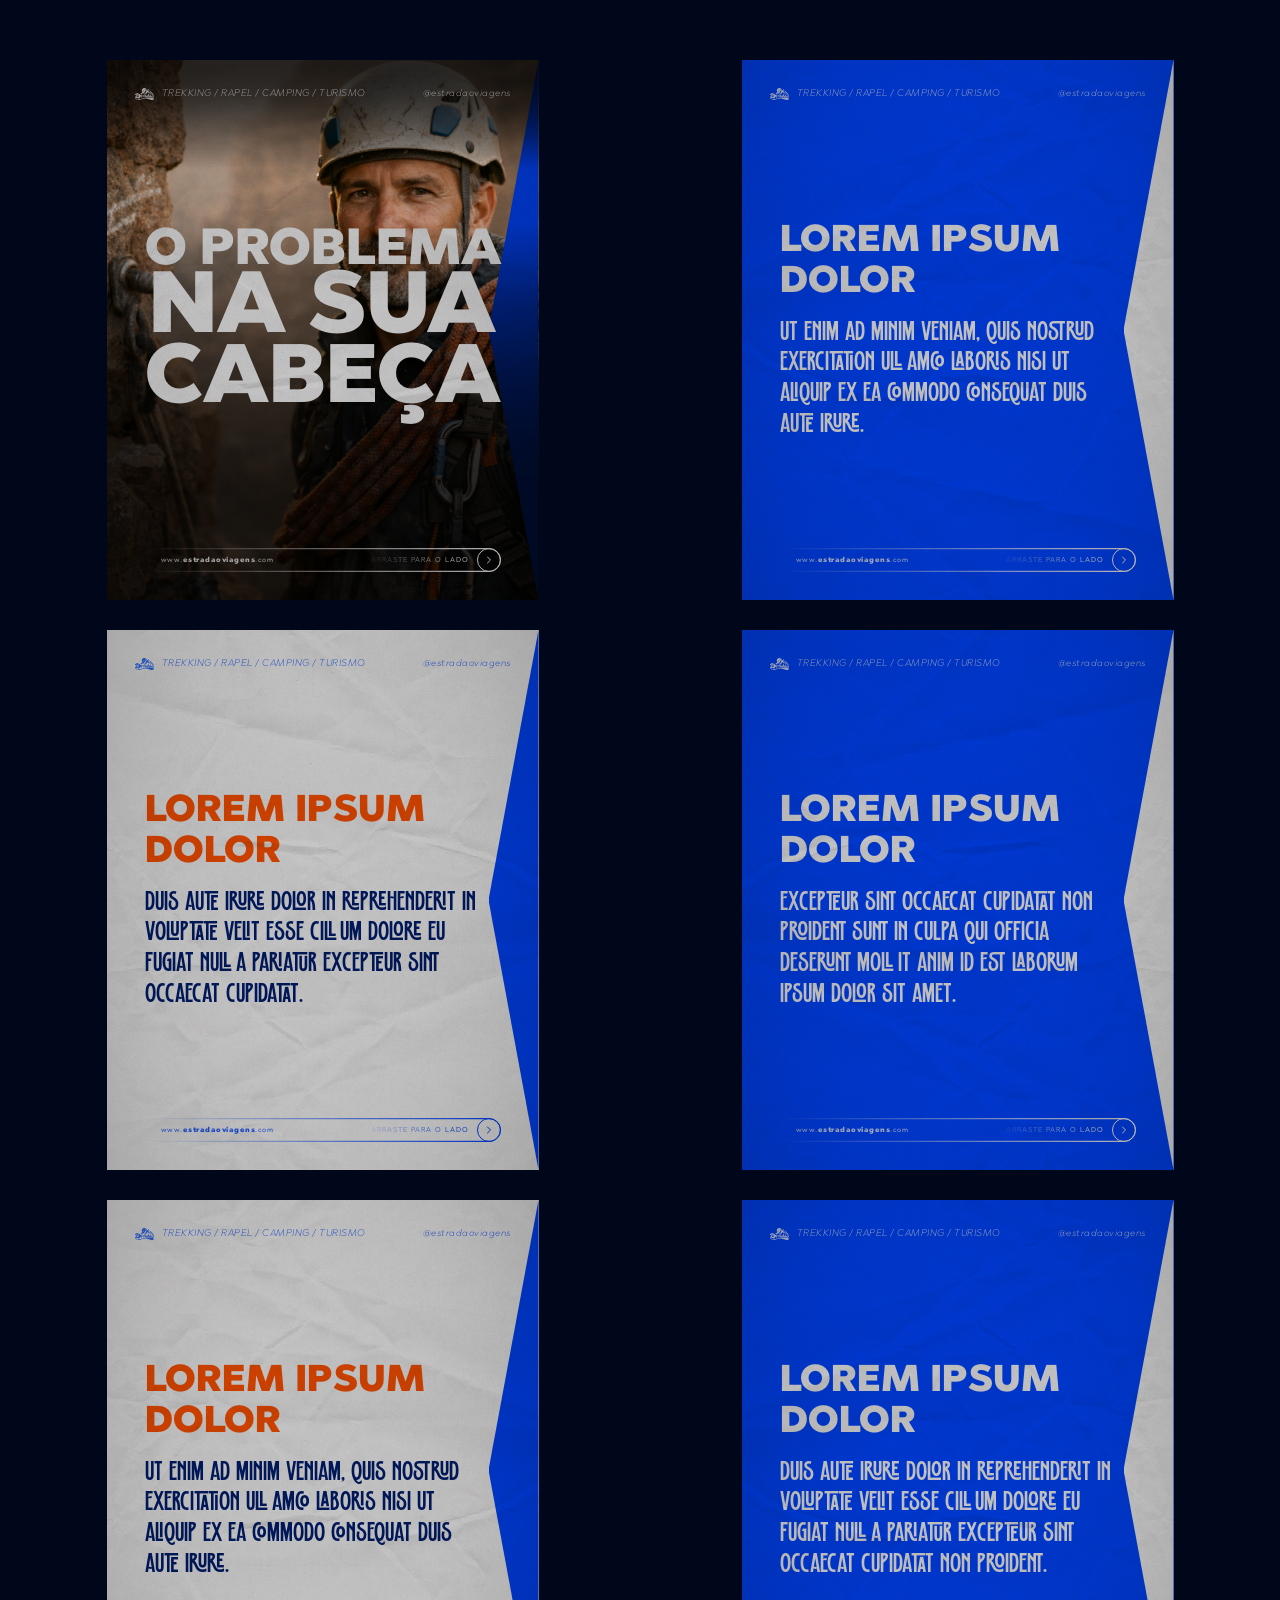
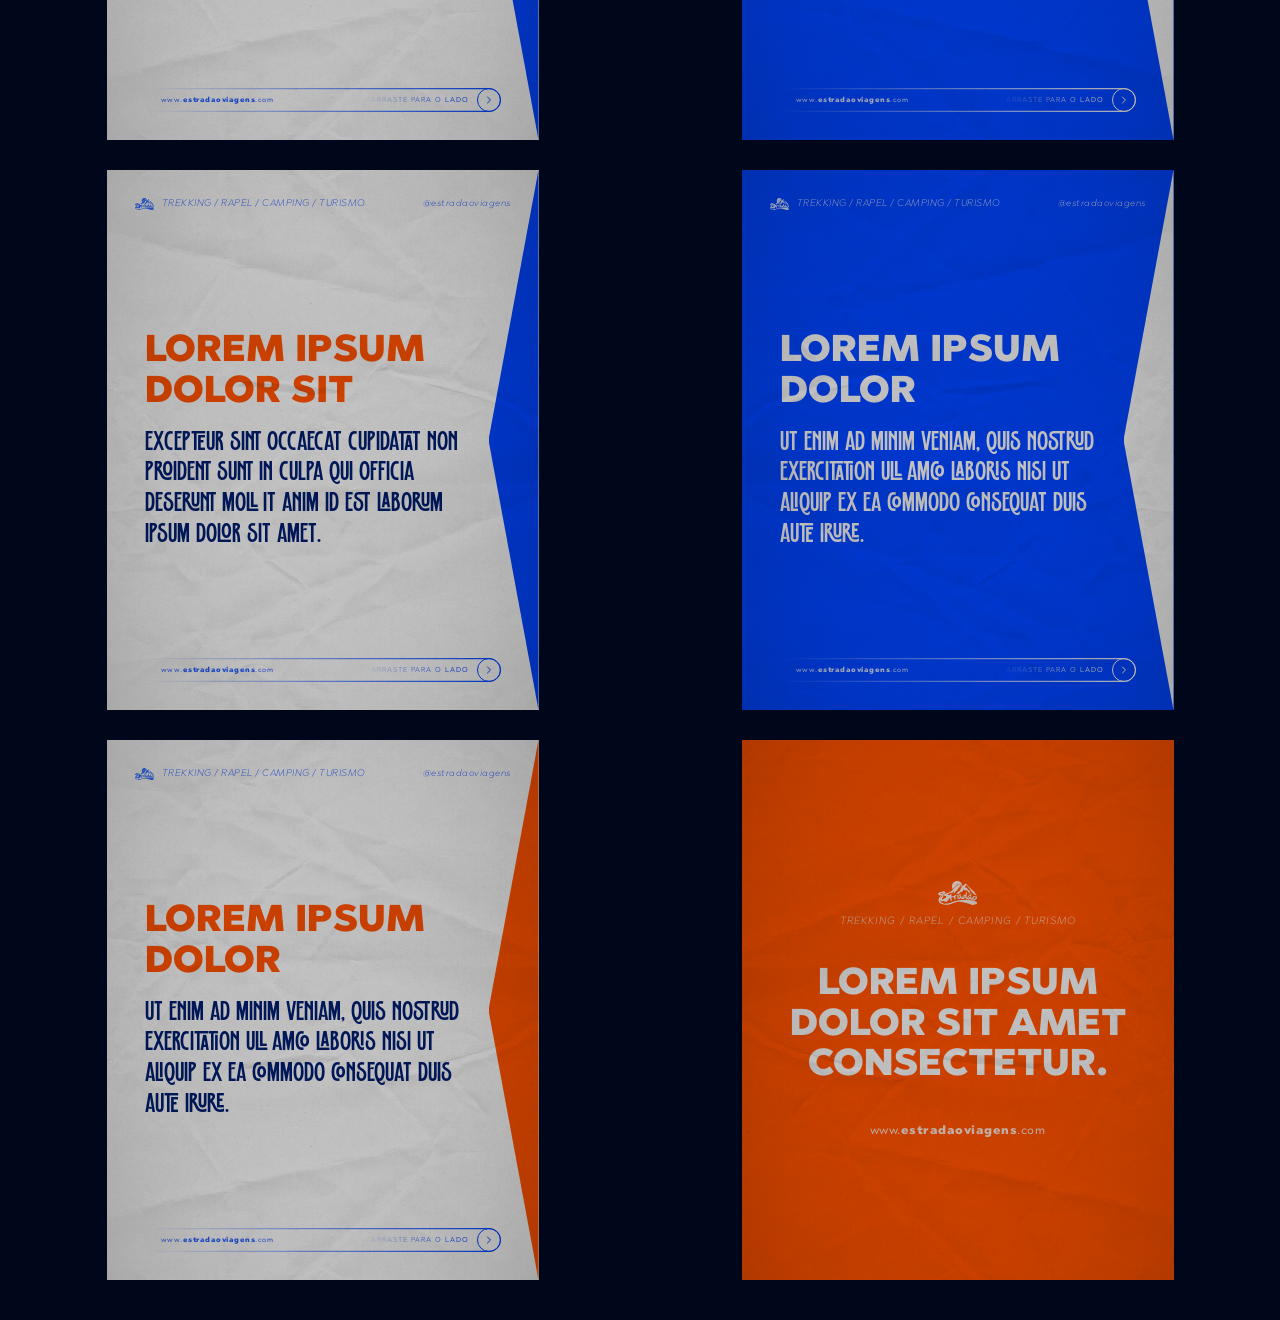
<file: design/templates/037-10L/index.html>
<!DOCTYPE html>
<html lang="pt-BR">
<head>
  <meta charset="UTF-8">
  <meta name="viewport" content="width=device-width, initial-scale=1.0">
  <title>Carousel Preview - Template 037-10L</title>
  <link rel="stylesheet" href="style.css">
</head>
<body>

  <div class="carousel-preview-grid">

    <!-- SLIDE 1 -->
    <div class="slide" id="slide-1">
      <img src="./images/001.webp" class="layer-bottom-img" alt="Slide 1 Background">
      <div class="gradient-group">
        <div class="layer-color-gradient"></div>
        <div class="layer-color-gradient"></div>
      </div>
      <div class="swipe-box">
        <span class="swipe-brand">www.<strong>estradaoviagens</strong>.com</span>
        <div class="swipe-circle">
          <svg xmlns="http://www.w3.org/2000/svg" viewBox="0 0 24 24" fill="none" stroke="currentColor" stroke-width="2" stroke-linecap="round" stroke-linejoin="round">
            <polyline points="9 18 15 12 9 6"></polyline>
          </svg>
        </div>
      </div>
      <div class="layer-text">
        <div class="slide-header">
          <span class="slide-number">01</span>
        </div>
        <div class="slide-content">
          <h1 class="title-large font-primary">txt1</h1>
        </div>
      </div>
    </div>

    <!-- SLIDE 2 -->
    <div class="slide" id="slide-2">
      <div class="swipe-box">
        <span class="swipe-brand">www.<strong>estradaoviagens</strong>.com</span>
        <div class="swipe-circle">
          <svg xmlns="http://www.w3.org/2000/svg" viewBox="0 0 24 24" fill="none" stroke="currentColor" stroke-width="2" stroke-linecap="round" stroke-linejoin="round">
            <polyline points="9 18 15 12 9 6"></polyline>
          </svg>
        </div>
      </div>
      <div class="layer-text">
        <div class="slide-header">
          <span class="slide-number">02</span>
        </div>
        <div class="slide-content">
          <h1 class="title-large font-primary">txt2</h1>
          <p class="desc font-accent">txt3</p>
        </div>
      </div>
    </div>

    <!-- SLIDE 3 -->
    <div class="slide" id="slide-3">
      <div class="swipe-box">
        <span class="swipe-brand">www.<strong>estradaoviagens</strong>.com</span>
        <div class="swipe-circle">
          <svg xmlns="http://www.w3.org/2000/svg" viewBox="0 0 24 24" fill="none" stroke="currentColor" stroke-width="2" stroke-linecap="round" stroke-linejoin="round">
            <polyline points="9 18 15 12 9 6"></polyline>
          </svg>
        </div>
      </div>
      <div class="layer-text">
        <div class="slide-header">
          <span class="slide-number">03</span>
        </div>
        <div class="slide-content">
          <h1 class="title-large font-primary">txt4</h1>
          <p class="desc font-accent">txt5</p>
        </div>
      </div>
    </div>

    <!-- SLIDE 4 -->
    <div class="slide" id="slide-4">
      <div class="swipe-box">
        <span class="swipe-brand">www.<strong>estradaoviagens</strong>.com</span>
        <div class="swipe-circle">
          <svg xmlns="http://www.w3.org/2000/svg" viewBox="0 0 24 24" fill="none" stroke="currentColor" stroke-width="2" stroke-linecap="round" stroke-linejoin="round">
            <polyline points="9 18 15 12 9 6"></polyline>
          </svg>
        </div>
      </div>
      <div class="layer-text">
        <div class="slide-header">
          <span class="slide-number">04</span>
        </div>
        <div class="slide-content">
          <h1 class="title-large font-primary">txt6</h1>
          <p class="desc font-accent">txt7</p>
        </div>
      </div>
    </div>

    <!-- SLIDE 5 -->
    <div class="slide" id="slide-5">
      <div class="swipe-box">
        <span class="swipe-brand">www.<strong>estradaoviagens</strong>.com</span>
        <div class="swipe-circle">
          <svg xmlns="http://www.w3.org/2000/svg" viewBox="0 0 24 24" fill="none" stroke="currentColor" stroke-width="2" stroke-linecap="round" stroke-linejoin="round">
            <polyline points="9 18 15 12 9 6"></polyline>
          </svg>
        </div>
      </div>
      <div class="layer-text">
        <div class="slide-header">
          <span class="slide-number">05</span>
        </div>
        <div class="slide-content">
          <h1 class="title-large font-primary">txt8</h1>
          <p class="desc font-accent">txt9</p>
        </div>
      </div>
    </div>

    <!-- SLIDE 6 -->
    <div class="slide" id="slide-6">
      <div class="swipe-box">
        <span class="swipe-brand">www.<strong>estradaoviagens</strong>.com</span>
        <div class="swipe-circle">
          <svg xmlns="http://www.w3.org/2000/svg" viewBox="0 0 24 24" fill="none" stroke="currentColor" stroke-width="2" stroke-linecap="round" stroke-linejoin="round">
            <polyline points="9 18 15 12 9 6"></polyline>
          </svg>
        </div>
      </div>
      <div class="layer-text">
        <div class="slide-header">
          <span class="slide-number">06</span>
        </div>
        <div class="slide-content">
          <h1 class="title-large font-primary">txt10</h1>
          <p class="desc font-accent">txt11</p>
        </div>
      </div>
    </div>

    <!-- SLIDE 7 -->
    <div class="slide" id="slide-7">
      <div class="swipe-box">
        <span class="swipe-brand">www.<strong>estradaoviagens</strong>.com</span>
        <div class="swipe-circle">
          <svg xmlns="http://www.w3.org/2000/svg" viewBox="0 0 24 24" fill="none" stroke="currentColor" stroke-width="2" stroke-linecap="round" stroke-linejoin="round">
            <polyline points="9 18 15 12 9 6"></polyline>
          </svg>
        </div>
      </div>
      <div class="layer-text">
        <div class="slide-header">
          <span class="slide-number">07</span>
        </div>
        <div class="slide-content">
          <h1 class="title-large font-primary">txt12</h1>
          <p class="desc font-accent">txt13</p>
        </div>
      </div>
    </div>

    <!-- SLIDE 8 -->
    <div class="slide" id="slide-8">
      <div class="swipe-box">
        <span class="swipe-brand">www.<strong>estradaoviagens</strong>.com</span>
        <div class="swipe-circle">
          <svg xmlns="http://www.w3.org/2000/svg" viewBox="0 0 24 24" fill="none" stroke="currentColor" stroke-width="2" stroke-linecap="round" stroke-linejoin="round">
            <polyline points="9 18 15 12 9 6"></polyline>
          </svg>
        </div>
      </div>
      <div class="layer-text">
        <div class="slide-header">
          <span class="slide-number">08</span>
        </div>
        <div class="slide-content">
          <h1 class="title-large font-primary">txt14</h1>
          <p class="desc font-accent">txt15</p>
        </div>
      </div>
    </div>

    <!-- SLIDE 9 -->
    <div class="slide" id="slide-9">
      <div class="swipe-box">
        <span class="swipe-brand">www.<strong>estradaoviagens</strong>.com</span>
        <div class="swipe-circle">
          <svg xmlns="http://www.w3.org/2000/svg" viewBox="0 0 24 24" fill="none" stroke="currentColor" stroke-width="2" stroke-linecap="round" stroke-linejoin="round">
            <polyline points="9 18 15 12 9 6"></polyline>
          </svg>
        </div>
      </div>
      <div class="layer-text">
        <div class="slide-header">
          <span class="slide-number">09</span>
        </div>
        <div class="slide-content">
          <h1 class="title-large font-primary">txt16</h1>
          <p class="desc font-accent">txt17</p>
        </div>
      </div>
    </div>

    <!-- SLIDE 10 -->
    <div class="slide" id="slide-10">
      <div class="layer-text">
        <div class="slide-content">
          <div class="last-slide-header">
            <img src="./images/logo.svg" class="last-logo" alt="Logo">
            <span class="last-top-info"></span>
          </div>
          <h1 class="title-large font-primary">txt18</h1>
          <div class="last-slide-footer">
            www.<strong>estradaoviagens</strong>.com
          </div>
        </div>
      </div>
    </div>

  </div>

  <script>
    // Injetar a logo e o top-info no topo de todos os slides
    const topInfoVal = getComputedStyle(document.documentElement).getPropertyValue('--top-info').replace(/"/g, '').trim();
    const headers = document.querySelectorAll('.slide-header');
    headers.forEach(header => {
      if (header.querySelector('.header-left')) return;

      const headerLeft = document.createElement('div');
      headerLeft.className = 'header-left';

      const img = document.createElement('img');
      img.src = './images/logo.svg';
      img.className = 'top-logo';

      const textSpan = document.createElement('span');
      textSpan.className = 'top-info-text';
      textSpan.textContent = topInfoVal;

      headerLeft.appendChild(img);
      headerLeft.appendChild(textSpan);
      header.insertBefore(headerLeft, header.firstChild);
    });

    // Injetar a informação do topo no último slide se houver
    const lastTopInfo = document.querySelector('.last-top-info');
    if (lastTopInfo) {
      lastTopInfo.textContent = topInfoVal;
    }

    // Injetar a camada de textura global em todos os slides com flips alternados
    document.querySelectorAll('.slide').forEach((slide, index) => {
      let transformStyle = '';
      const mode = index % 4;
      if (mode === 1) {
        transformStyle = 'style="transform: scaleX(-1);"';
      } else if (mode === 2) {
        transformStyle = 'style="transform: scaleY(-1);"';
      } else if (mode === 3) {
        transformStyle = 'style="transform: scale(-1, -1);"';
      }

      const textureHtml = `
        <div class="layer-texture-up" ${transformStyle}></div>
      `;
      slide.insertAdjacentHTML('beforeend', textureHtml);
    });

    async function loadCopyData() {
      try {
        const response = await fetch('./copy_gold_standard_037_10L.md');
        if (!response.ok) {
           const fallbackResponse = await fetch('../../copy_gold_standard_037_10L.md');
           if (!fallbackResponse.ok) {
             console.warn("Falha ao carregar o arquivo copy_gold_standard_037_10L.md");
             return;
           }
           var text = await fallbackResponse.text();
        } else {
           var text = await response.text();
        }

        const lines = text.split('\n');
        const dataMap = {};
        let currentKey = null;

        lines.forEach(line => {
          const match = line.match(/^(txt\d+)\s*-\s*(.*)/);
          if (match) {
            currentKey = match[1];
            dataMap[currentKey] = match[2].trim();
          } else if (currentKey && line.trim().length > 0 && !line.startsWith('#')) {
            // Concatena as linhas seguintes com <br>
            dataMap[currentKey] += '<br>' + line.trim();
          }
        });

        const textElements = document.querySelectorAll('.slide-content h1, .slide-content p');
        textElements.forEach(el => {
          const key = el.textContent.trim();
          if (dataMap[key]) {
            // Aplica a cor especial no texto marcado com asteriscos (*texto*)
            el.innerHTML = dataMap[key].replace(/\*(.*?)\*/g, '<span class="text-orange">$1</span>');
          }
        });

        // ----------------------------------------------------
        // Função Efeito Poster-Fit (txt1 no Slide 1)
        // ----------------------------------------------------
        function applyPosterFit(selector, maxSize, minSize, maxLines) {
          const titleEl = document.querySelector(selector);
          if (!titleEl) return;

          const originalText = titleEl.innerHTML.replace(/<br\s*[\/]?>/gi, '\n');
          const forcedLines = originalText.split('\n').map(l => l.trim()).filter(l => l.length > 0);
          const words = originalText.split(/\s+/).filter(w => w.length > 0);

          const targetWidth = titleEl.clientWidth;

          if (words.length > 0 && targetWidth > 0) {
            const measureDiv = document.createElement('div');
            measureDiv.style.position = 'absolute';
            measureDiv.style.visibility = 'hidden';
            measureDiv.style.whiteSpace = 'nowrap';
            measureDiv.style.fontSize = '10px';
            const compStyle = window.getComputedStyle(titleEl);
            measureDiv.style.fontFamily = compStyle.fontFamily;
            measureDiv.style.fontWeight = compStyle.fontWeight;
            measureDiv.style.textTransform = compStyle.textTransform;
            document.body.appendChild(measureDiv);

            const getWidth = (text) => {
              measureDiv.textContent = text;
              return measureDiv.scrollWidth;
            };

            let bestLines = [];

            if (forcedLines.length > 1) {
              bestLines = forcedLines;
            } else {
              let bestScore = Infinity;

              for (let k = 1; k <= Math.min(words.length, maxLines); k++) {
                if (k === 1) {
                  const txt = words.join(' ');
                  const reqSize = (targetWidth / getWidth(txt)) * 10;
                  if (reqSize >= minSize) {
                    bestLines = [txt];
                    bestScore = 0;
                    break;
                  }
                } else if (k === 2) {
                  for (let i = 1; i < words.length; i++) {
                    const l1 = words.slice(0, i).join(' ');
                    const l2 = words.slice(i).join(' ');
                    const s1 = (targetWidth / getWidth(l1)) * 10;
                    const s2 = (targetWidth / getWidth(l2)) * 10;

                    if (s1 >= minSize && s2 >= minSize) {
                      const score = Math.abs(s1 - s2);
                      if (score < bestScore) {
                        bestScore = score;
                        bestLines = [l1, l2];
                      }
                    }
                  }
                } else if (k === 3) {
                  for (let i = 1; i < words.length - 1; i++) {
                    for (let j = i + 1; j < words.length; j++) {
                      const l1 = words.slice(0, i).join(' ');
                      const l2 = words.slice(i, j).join(' ');
                      const l3 = words.slice(j).join(' ');
                      const s1 = (targetWidth / getWidth(l1)) * 10;
                      const s2 = (targetWidth / getWidth(l2)) * 10;
                      const s3 = (targetWidth / getWidth(l3)) * 10;

                      if (s1 >= minSize && s2 >= minSize && s3 >= minSize) {
                        const score = Math.max(s1, s2, s3) - Math.min(s1, s2, s3);
                        if (score < bestScore) {
                          bestScore = score;
                          bestLines = [l1, l2, l3];
                        }
                      }
                    }
                  }
                }
              }

              if (bestLines.length === 0) {
                const chunk = Math.ceil(words.length / maxLines);
                for (let i = 0; i < words.length; i += chunk) {
                  bestLines.push(words.slice(i, i + chunk).join(' '));
                }
              }
            }

            titleEl.innerHTML = '';
            titleEl.style.wordBreak = 'normal';

            bestLines.forEach(text => {
              const div = document.createElement('div');
              div.textContent = text;
              div.style.whiteSpace = 'nowrap';
              div.style.lineHeight = '0.85';
              div.style.margin = '0';

              let s = (targetWidth / getWidth(text)) * 10;
              if (s > maxSize) s = maxSize;

              div.style.fontSize = s + 'px';
              titleEl.appendChild(div);
            });

            document.body.removeChild(measureDiv);
          }
        }

        // ----------------------------------------------------
        // Função para encontrar a redução ideal (em pt) para slides 2 a 7
        // ----------------------------------------------------
        function findOptimalReduction(slideId, maxAllowedHeight = 404) {
          const slide = document.querySelector(slideId);
          if (!slide) return 0;
          const slideContent = slide.querySelector('.slide-content');
          if (!slideContent) return 0;

          const elements = Array.from(slideContent.querySelectorAll('h1, p'));
          if (elements.length === 0) return 0;

          // Salva os estilos inline para restaurar após a medição
          const originalInlineStyles = elements.map(el => ({
            element: el,
            fontSize: el.style.fontSize,
            marginTop: el.style.marginTop,
            marginBottom: el.style.marginBottom,
            lineHeight: el.style.lineHeight
          }));

          // Limpa temporariamente os estilos inline
          elements.forEach(el => {
            el.style.removeProperty('font-size');
            el.style.removeProperty('margin-top');
            el.style.removeProperty('margin-bottom');
            el.style.removeProperty('line-height');
          });

          const originalStyles = elements.map(el => {
            const style = window.getComputedStyle(el);
            return {
              element: el,
              baseFontSizePt: 96, // 96pt para título e suporte neste template
              baseMarginTop: parseFloat(style.marginTop) || 0,
              baseMarginBottom: parseFloat(style.marginBottom) || 0,
              baseLineHeight: style.lineHeight && style.lineHeight !== 'normal' && style.lineHeight.endsWith('px') ? parseFloat(style.lineHeight) : null
            };
          });

          function getContentHeight() {
            let totalHeight = 0;
            elements.forEach(el => {
              const rect = el.getBoundingClientRect();
              totalHeight += rect.height;
              const style = window.getComputedStyle(el);
              const marginTop = parseFloat(style.marginTop) || 0;
              const marginBottom = parseFloat(style.marginBottom) || 0;
              totalHeight += marginTop + marginBottom;
            });
            return totalHeight;
          }

          const ptToPxFactor = 0.5333; // Escala de visualização de 40%
          let d = 0;
          const maxD = 45;

          function applyReduction(reductionPt) {
            originalStyles.forEach(item => {
              const ptSize = item.baseFontSizePt - reductionPt;
              const pxSize = ptSize * ptToPxFactor;
              item.element.style.setProperty('font-size', `${pxSize}px`, 'important');

              const sf = (96 - reductionPt) / 96;
              item.element.style.setProperty('margin-top', `${item.baseMarginTop * sf}px`, 'important');
              item.element.style.setProperty('margin-bottom', `${item.baseMarginBottom * sf}px`, 'important');

              if (item.baseLineHeight) {
                item.element.style.setProperty('line-height', `${item.baseLineHeight * sf}px`, 'important');
              }
            });
          }

          applyReduction(d);
          let safeLoop = 0;
          while (getContentHeight() > maxAllowedHeight && d < maxD && safeLoop < 100) {
            d += 1;
            applyReduction(d);
            safeLoop++;
          }

          // Restaura os estilos inline
          originalInlineStyles.forEach(style => {
            style.element.style.fontSize = style.fontSize;
            style.element.style.marginTop = style.marginTop;
            style.element.style.marginBottom = style.marginBottom;
            style.element.style.lineHeight = style.lineHeight;
          });

          return d;
        }

        // ----------------------------------------------------
        // Função para aplicar a redução uniforme (em pt) a slides 2 a 10
        // ----------------------------------------------------
        function applyUniformReduction(reductionPt) {
          const ptToPxFactor = 0.5333;
          for (let i = 2; i <= 10; i++) {
            const slide = document.querySelector(`#slide-${i}`);
            if (!slide) continue;
            const slideContent = slide.querySelector('.slide-content');
            if (!slideContent) continue;

            const elements = Array.from(slideContent.querySelectorAll('h1, p'));
            elements.forEach(el => {
              el.style.removeProperty('font-size');
              el.style.removeProperty('margin-top');
              el.style.removeProperty('margin-bottom');
              el.style.removeProperty('line-height');

              const style = window.getComputedStyle(el);
              const baseFontSizePt = 70; // 96pt para título e suporte
              const baseMarginTop = parseFloat(style.marginTop) || 0;
              const baseMarginBottom = parseFloat(style.marginBottom) || 0;
              const baseLineHeight = style.lineHeight && style.lineHeight !== 'normal' && style.lineHeight.endsWith('px') ? parseFloat(style.lineHeight) : null;

              const ptSize = baseFontSizePt - reductionPt;
              const pxSize = ptSize * ptToPxFactor;
              el.style.setProperty('font-size', `${pxSize}px`, 'important');

              const sf = (96 - reductionPt) / 96;
              el.style.setProperty('margin-top', `${baseMarginTop * sf}px`, 'important');
              el.style.setProperty('margin-bottom', `${baseMarginBottom * sf}px`, 'important');

              if (baseLineHeight) {
                el.style.setProperty('line-height', `${baseLineHeight * sf}px`, 'important');
              }
            });
          }
        }

        // Aguarda o carregamento de todas as fontes para medições precisas
        document.fonts.ready.then(() => {
          // 1. Poster Fit no txt1 (Slide 1)
          applyPosterFit('#slide-1 h1.title-large', 200, 20, 5);

          // 2. Calculando a redução uniforme ideal para os slides 2 a 10
          let maxD = 0;
          for (let i = 2; i <= 10; i++) {
            const d = findOptimalReduction(`#slide-${i}`, 404);
            if (d > maxD) {
              maxD = d;
            }
          }

          // 3. Aplicando a mesma redução uniforme a todos os slides de 2 a 10
          applyUniformReduction(maxD);
        });

      } catch (error) {
        console.error("Erro no fetch. Detalhes:", error);
      }
    }

    loadCopyData();
  </script>
</body>
</html>
</file>
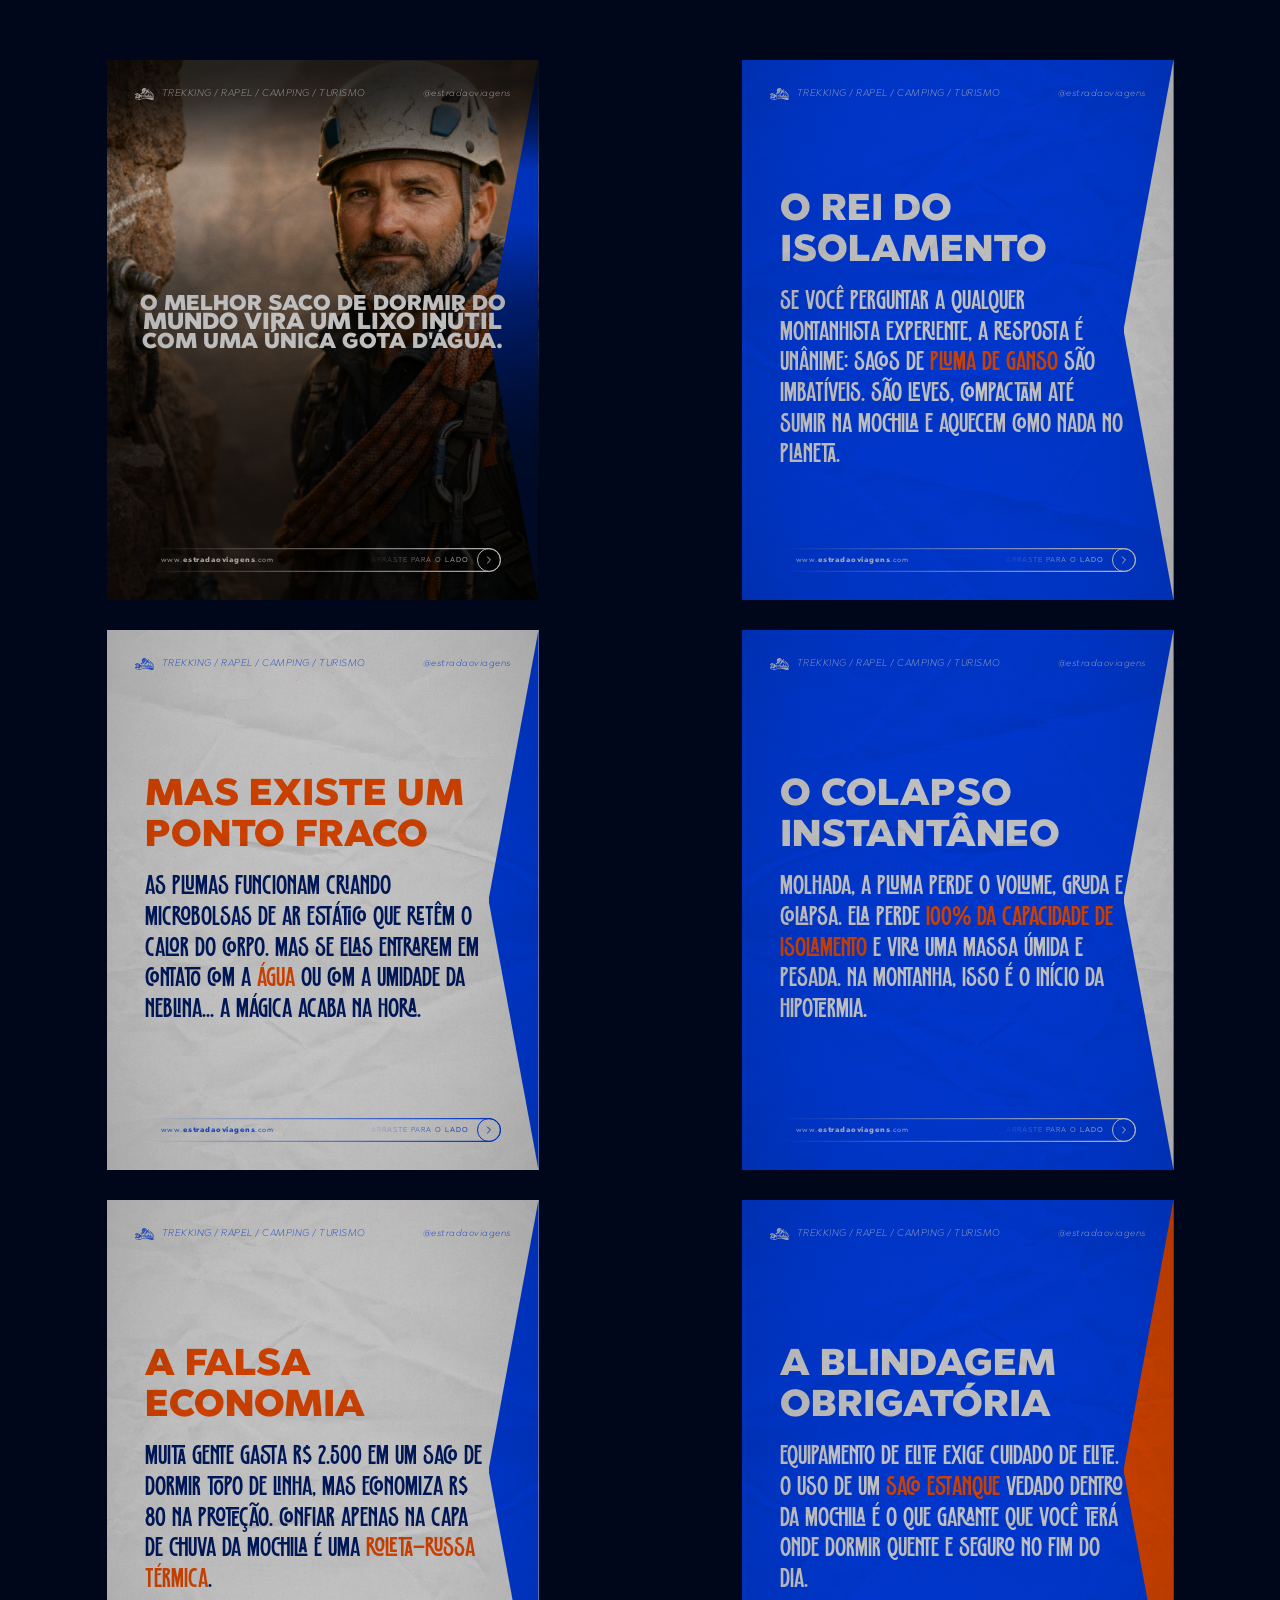
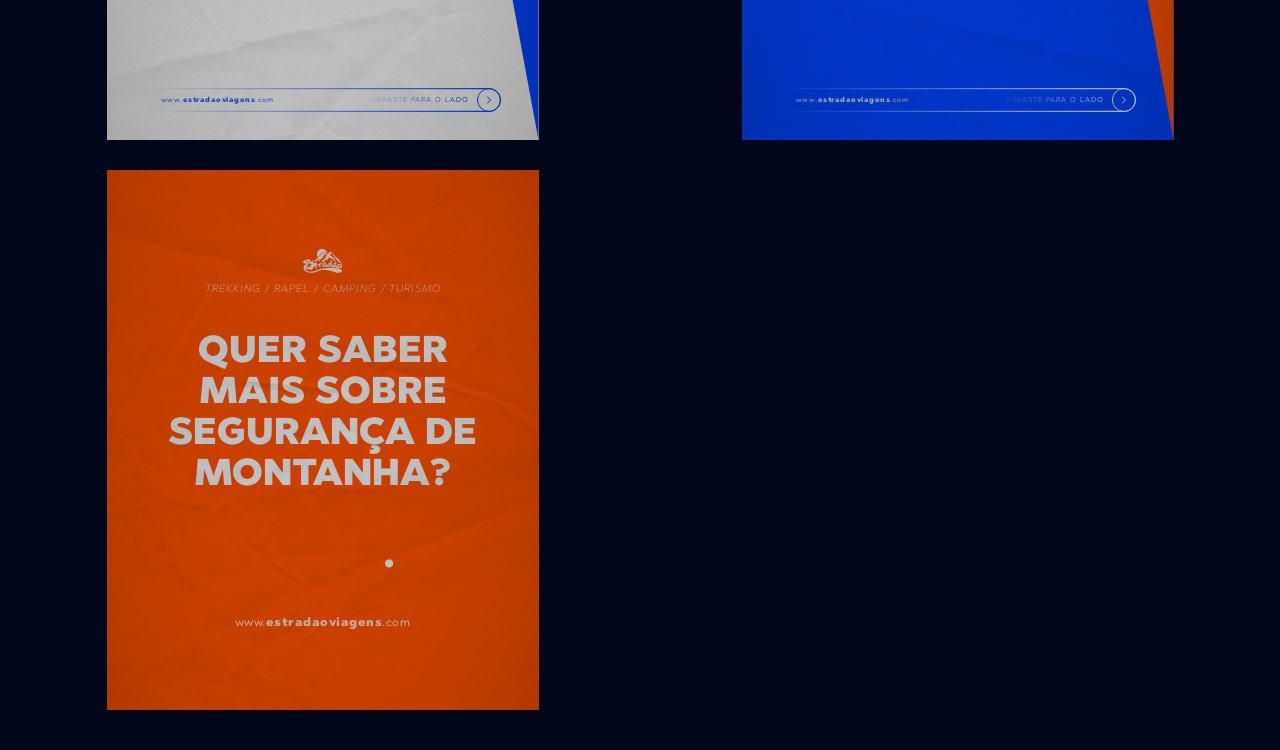
<file: design/templates/037-7L/index.html>
<!DOCTYPE html>
<html lang="pt-BR">
<head>
  <meta charset="UTF-8">
  <meta name="viewport" content="width=device-width, initial-scale=1.0">
  <title>Carousel Preview - Template 037-7L</title>
  <link rel="stylesheet" href="style.css">
</head>
<body>

  <div class="carousel-preview-grid">

    <!-- SLIDE 1 -->
    <div class="slide" id="slide-1">
      <img src="./images/001.webp" class="layer-bottom-img" alt="Slide 1 Background">
      <div class="gradient-group">
        <div class="layer-color-gradient"></div>
        <div class="layer-color-gradient"></div>
      </div>
      <div class="swipe-box">
        <span class="swipe-brand">www.<strong>estradaoviagens</strong>.com</span>
        <div class="swipe-circle">
          <svg xmlns="http://www.w3.org/2000/svg" viewBox="0 0 24 24" fill="none" stroke="currentColor" stroke-width="2" stroke-linecap="round" stroke-linejoin="round">
            <polyline points="9 18 15 12 9 6"></polyline>
          </svg>
        </div>
      </div>
      <div class="layer-text">
        <div class="slide-header">
          <span class="slide-number">01</span>
        </div>
        <div class="slide-content">
          <h1 class="title-large font-primary">txt1</h1>
        </div>
      </div>
    </div>

    <!-- SLIDE 2 -->
    <div class="slide" id="slide-2">
      <div class="swipe-box">
        <span class="swipe-brand">www.<strong>estradaoviagens</strong>.com</span>
        <div class="swipe-circle">
          <svg xmlns="http://www.w3.org/2000/svg" viewBox="0 0 24 24" fill="none" stroke="currentColor" stroke-width="2" stroke-linecap="round" stroke-linejoin="round">
            <polyline points="9 18 15 12 9 6"></polyline>
          </svg>
        </div>
      </div>
      <div class="layer-text">
        <div class="slide-header">
          <span class="slide-number">02</span>
        </div>
        <div class="slide-content">
          <h1 class="title-large font-primary">txt2</h1>
          <p class="desc font-accent">txt3</p>
        </div>
      </div>
    </div>

    <!-- SLIDE 3 -->
    <div class="slide" id="slide-3">
      <div class="swipe-box">
        <span class="swipe-brand">www.<strong>estradaoviagens</strong>.com</span>
        <div class="swipe-circle">
          <svg xmlns="http://www.w3.org/2000/svg" viewBox="0 0 24 24" fill="none" stroke="currentColor" stroke-width="2" stroke-linecap="round" stroke-linejoin="round">
            <polyline points="9 18 15 12 9 6"></polyline>
          </svg>
        </div>
      </div>
      <div class="layer-text">
        <div class="slide-header">
          <span class="slide-number">03</span>
        </div>
        <div class="slide-content">
          <h1 class="title-large font-primary">txt4</h1>
          <p class="desc font-accent">txt5</p>
        </div>
      </div>
    </div>

    <!-- SLIDE 4 -->
    <div class="slide" id="slide-4">
      <div class="swipe-box">
        <span class="swipe-brand">www.<strong>estradaoviagens</strong>.com</span>
        <div class="swipe-circle">
          <svg xmlns="http://www.w3.org/2000/svg" viewBox="0 0 24 24" fill="none" stroke="currentColor" stroke-width="2" stroke-linecap="round" stroke-linejoin="round">
            <polyline points="9 18 15 12 9 6"></polyline>
          </svg>
        </div>
      </div>
      <div class="layer-text">
        <div class="slide-header">
          <span class="slide-number">04</span>
        </div>
        <div class="slide-content">
          <h1 class="title-large font-primary">txt6</h1>
          <p class="desc font-accent">txt7</p>
        </div>
      </div>
    </div>

    <!-- SLIDE 5 -->
    <div class="slide" id="slide-5">
      <div class="swipe-box">
        <span class="swipe-brand">www.<strong>estradaoviagens</strong>.com</span>
        <div class="swipe-circle">
          <svg xmlns="http://www.w3.org/2000/svg" viewBox="0 0 24 24" fill="none" stroke="currentColor" stroke-width="2" stroke-linecap="round" stroke-linejoin="round">
            <polyline points="9 18 15 12 9 6"></polyline>
          </svg>
        </div>
      </div>
      <div class="layer-text">
        <div class="slide-header">
          <span class="slide-number">05</span>
        </div>
        <div class="slide-content">
          <h1 class="title-large font-primary">txt8</h1>
          <p class="desc font-accent">txt9</p>
        </div>
      </div>
    </div>

    <!-- SLIDE 6 -->
    <div class="slide" id="slide-6">
      <div class="swipe-box">
        <span class="swipe-brand">www.<strong>estradaoviagens</strong>.com</span>
        <div class="swipe-circle">
          <svg xmlns="http://www.w3.org/2000/svg" viewBox="0 0 24 24" fill="none" stroke="currentColor" stroke-width="2" stroke-linecap="round" stroke-linejoin="round">
            <polyline points="9 18 15 12 9 6"></polyline>
          </svg>
        </div>
      </div>
      <div class="layer-text">
        <div class="slide-header">
          <span class="slide-number">06</span>
        </div>
        <div class="slide-content">
          <h1 class="title-large font-primary">txt10</h1>
          <p class="desc font-accent">txt11</p>
        </div>
      </div>
    </div>

    <!-- SLIDE 7 -->
    <div class="slide" id="slide-7">
      <div class="layer-text">
        <div class="slide-content">
          <div class="last-slide-header">
            <img src="./images/logo.svg" class="last-logo" alt="Logo">
            <span class="last-top-info"></span>
          </div>
          <h1 class="title-large font-primary">txt12</h1>
          <div class="last-slide-footer">
            www.<strong>estradaoviagens</strong>.com
          </div>
        </div>
      </div>
    </div>

  </div>

  <script>
    // Injetar a logo e o top-info no topo de todos os slides
    const topInfoVal = getComputedStyle(document.documentElement).getPropertyValue('--top-info').replace(/"/g, '').trim();
    const headers = document.querySelectorAll('.slide-header');
    headers.forEach(header => {
      if (header.querySelector('.header-left')) return;

      const headerLeft = document.createElement('div');
      headerLeft.className = 'header-left';

      const img = document.createElement('img');
      img.src = './images/logo.svg';
      img.className = 'top-logo';

      const textSpan = document.createElement('span');
      textSpan.className = 'top-info-text';
      textSpan.textContent = topInfoVal;

      headerLeft.appendChild(img);
      headerLeft.appendChild(textSpan);
      header.insertBefore(headerLeft, header.firstChild);
    });

    // Injetar a informação do topo no último slide se houver
    const lastTopInfo = document.querySelector('.last-top-info');
    if (lastTopInfo) {
      lastTopInfo.textContent = topInfoVal;
    }

    // Injetar a camada de textura global em todos os slides com flips alternados
    document.querySelectorAll('.slide').forEach((slide, index) => {
      let transformStyle = '';
      const mode = index % 4;
      if (mode === 1) {
        transformStyle = 'style="transform: scaleX(-1);"';
      } else if (mode === 2) {
        transformStyle = 'style="transform: scaleY(-1);"';
      } else if (mode === 3) {
        transformStyle = 'style="transform: scale(-1, -1);"';
      }

      const textureHtml = `
        <div class="layer-texture-up" ${transformStyle}></div>
      `;
      slide.insertAdjacentHTML('beforeend', textureHtml);
    });

    async function loadCopyData() {
      try {
        const response = await fetch('./copy_gold_standard_037_7L.md');
        if (!response.ok) {
           const fallbackResponse = await fetch('../../copy_gold_standard_037_7L.md');
           if (!fallbackResponse.ok) {
             console.warn("Falha ao carregar o arquivo copy_gold_standard_037_7L.md");
             return;
           }
           var text = await fallbackResponse.text();
        } else {
           var text = await response.text();
        }

        const lines = text.split('\n');
        const dataMap = {};
        let currentKey = null;

        lines.forEach(line => {
          const match = line.match(/^(txt\d+)\s*-\s*(.*)/);
          if (match) {
            currentKey = match[1];
            dataMap[currentKey] = match[2].trim();
          } else if (currentKey && line.trim().length > 0 && !line.startsWith('#')) {
            // Concatena as linhas seguintes com <br>
            dataMap[currentKey] += '<br>' + line.trim();
          }
        });

        const textElements = document.querySelectorAll('.slide-content h1, .slide-content p');
        textElements.forEach(el => {
          const key = el.textContent.trim();
          if (dataMap[key]) {
            // Aplica a cor especial no texto marcado com asteriscos (*texto*)
            el.innerHTML = dataMap[key].replace(/\*(.*?)\*/g, '<span class="text-orange">$1</span>');
          }
        });

        // ----------------------------------------------------
        // Função Efeito Poster-Fit (txt1 no Slide 1)
        // ----------------------------------------------------
        function applyPosterFit(selector, maxSize, minSize, maxLines) {
          const titleEl = document.querySelector(selector);
          if (!titleEl) return;

          const originalText = titleEl.innerHTML.replace(/<br\s*[\/]?>/gi, '\n');
          const forcedLines = originalText.split('\n').map(l => l.trim()).filter(l => l.length > 0);
          const words = originalText.split(/\s+/).filter(w => w.length > 0);

          const targetWidth = titleEl.clientWidth;

          if (words.length > 0 && targetWidth > 0) {
            const measureDiv = document.createElement('div');
            measureDiv.style.position = 'absolute';
            measureDiv.style.visibility = 'hidden';
            measureDiv.style.whiteSpace = 'nowrap';
            measureDiv.style.fontSize = '10px';
            const compStyle = window.getComputedStyle(titleEl);
            measureDiv.style.fontFamily = compStyle.fontFamily;
            measureDiv.style.fontWeight = compStyle.fontWeight;
            measureDiv.style.textTransform = compStyle.textTransform;
            document.body.appendChild(measureDiv);

            const getWidth = (text) => {
              measureDiv.textContent = text;
              return measureDiv.scrollWidth;
            };

            let bestLines = [];

            if (forcedLines.length > 1) {
              bestLines = forcedLines;
            } else {
              let bestScore = Infinity;

              for (let k = 1; k <= Math.min(words.length, maxLines); k++) {
                if (k === 1) {
                  const txt = words.join(' ');
                  const reqSize = (targetWidth / getWidth(txt)) * 10;
                  if (reqSize >= minSize) {
                    bestLines = [txt];
                    bestScore = 0;
                    break;
                  }
                } else if (k === 2) {
                  for (let i = 1; i < words.length; i++) {
                    const l1 = words.slice(0, i).join(' ');
                    const l2 = words.slice(i).join(' ');
                    const s1 = (targetWidth / getWidth(l1)) * 10;
                    const s2 = (targetWidth / getWidth(l2)) * 10;

                    if (s1 >= minSize && s2 >= minSize) {
                      const score = Math.abs(s1 - s2);
                      if (score < bestScore) {
                        bestScore = score;
                        bestLines = [l1, l2];
                      }
                    }
                  }
                } else if (k === 3) {
                  for (let i = 1; i < words.length - 1; i++) {
                    for (let j = i + 1; j < words.length; j++) {
                      const l1 = words.slice(0, i).join(' ');
                      const l2 = words.slice(i, j).join(' ');
                      const l3 = words.slice(j).join(' ');
                      const s1 = (targetWidth / getWidth(l1)) * 10;
                      const s2 = (targetWidth / getWidth(l2)) * 10;
                      const s3 = (targetWidth / getWidth(l3)) * 10;

                      if (s1 >= minSize && s2 >= minSize && s3 >= minSize) {
                        const score = Math.max(s1, s2, s3) - Math.min(s1, s2, s3);
                        if (score < bestScore) {
                          bestScore = score;
                          bestLines = [l1, l2, l3];
                        }
                      }
                    }
                  }
                }
              }

              if (bestLines.length === 0) {
                const chunk = Math.ceil(words.length / maxLines);
                for (let i = 0; i < words.length; i += chunk) {
                  bestLines.push(words.slice(i, i + chunk).join(' '));
                }
              }
            }

            titleEl.innerHTML = '';
            titleEl.style.wordBreak = 'normal';

            bestLines.forEach(text => {
              const div = document.createElement('div');
              div.textContent = text;
              div.style.whiteSpace = 'nowrap';
              div.style.lineHeight = '0.85';
              div.style.margin = '0';

              let s = (targetWidth / getWidth(text)) * 10;
              if (s > maxSize) s = maxSize;

              div.style.fontSize = s + 'px';
              titleEl.appendChild(div);
            });

            document.body.removeChild(measureDiv);
          }
        }

        // ----------------------------------------------------
        // Função para encontrar a redução ideal (em pt) para slides 2 a 7
        // ----------------------------------------------------
        function findOptimalReduction(slideId, maxAllowedHeight = 404) {
          const slide = document.querySelector(slideId);
          if (!slide) return 0;
          const slideContent = slide.querySelector('.slide-content');
          if (!slideContent) return 0;

          const elements = Array.from(slideContent.querySelectorAll('h1, p'));
          if (elements.length === 0) return 0;

          // Salva os estilos inline para restaurar após a medição
          const originalInlineStyles = elements.map(el => ({
            element: el,
            fontSize: el.style.fontSize,
            marginTop: el.style.marginTop,
            marginBottom: el.style.marginBottom,
            lineHeight: el.style.lineHeight
          }));

          // Limpa temporariamente os estilos inline
          elements.forEach(el => {
            el.style.removeProperty('font-size');
            el.style.removeProperty('margin-top');
            el.style.removeProperty('margin-bottom');
            el.style.removeProperty('line-height');
          });

          const originalStyles = elements.map(el => {
            const style = window.getComputedStyle(el);
            return {
              element: el,
              baseFontSizePt: 96, // 96pt para título e suporte neste template
              baseMarginTop: parseFloat(style.marginTop) || 0,
              baseMarginBottom: parseFloat(style.marginBottom) || 0,
              baseLineHeight: style.lineHeight && style.lineHeight !== 'normal' && style.lineHeight.endsWith('px') ? parseFloat(style.lineHeight) : null
            };
          });

          function getContentHeight() {
            let totalHeight = 0;
            elements.forEach(el => {
              const rect = el.getBoundingClientRect();
              totalHeight += rect.height;
              const style = window.getComputedStyle(el);
              const marginTop = parseFloat(style.marginTop) || 0;
              const marginBottom = parseFloat(style.marginBottom) || 0;
              totalHeight += marginTop + marginBottom;
            });
            return totalHeight;
          }

          const ptToPxFactor = 0.5333; // Escala de visualização de 40%
          let d = 0;
          const maxD = 45;

          function applyReduction(reductionPt) {
            originalStyles.forEach(item => {
              const ptSize = item.baseFontSizePt - reductionPt;
              const pxSize = ptSize * ptToPxFactor;
              item.element.style.setProperty('font-size', `${pxSize}px`, 'important');

              const sf = (96 - reductionPt) / 96;
              item.element.style.setProperty('margin-top', `${item.baseMarginTop * sf}px`, 'important');
              item.element.style.setProperty('margin-bottom', `${item.baseMarginBottom * sf}px`, 'important');

              if (item.baseLineHeight) {
                item.element.style.setProperty('line-height', `${item.baseLineHeight * sf}px`, 'important');
              }
            });
          }

          applyReduction(d);
          let safeLoop = 0;
          while (getContentHeight() > maxAllowedHeight && d < maxD && safeLoop < 100) {
            d += 1;
            applyReduction(d);
            safeLoop++;
          }

          // Restaura os estilos inline
          originalInlineStyles.forEach(style => {
            style.element.style.fontSize = style.fontSize;
            style.element.style.marginTop = style.marginTop;
            style.element.style.marginBottom = style.marginBottom;
            style.element.style.lineHeight = style.lineHeight;
          });

          return d;
        }

        // ----------------------------------------------------
        // Função para aplicar a redução uniforme (em pt) a slides 2 a 7
        // ----------------------------------------------------
        function applyUniformReduction(reductionPt) {
          const ptToPxFactor = 0.5333;
          for (let i = 2; i <= 7; i++) {
            const slide = document.querySelector(`#slide-${i}`);
            if (!slide) continue;
            const slideContent = slide.querySelector('.slide-content');
            if (!slideContent) continue;

            const elements = Array.from(slideContent.querySelectorAll('h1, p'));
            elements.forEach(el => {
              el.style.removeProperty('font-size');
              el.style.removeProperty('margin-top');
              el.style.removeProperty('margin-bottom');
              el.style.removeProperty('line-height');

              const style = window.getComputedStyle(el);
              const baseFontSizePt = 70; // 96pt para título e suporte
              const baseMarginTop = parseFloat(style.marginTop) || 0;
              const baseMarginBottom = parseFloat(style.marginBottom) || 0;
              const baseLineHeight = style.lineHeight && style.lineHeight !== 'normal' && style.lineHeight.endsWith('px') ? parseFloat(style.lineHeight) : null;

              const ptSize = baseFontSizePt - reductionPt;
              const pxSize = ptSize * ptToPxFactor;
              el.style.setProperty('font-size', `${pxSize}px`, 'important');

              const sf = (96 - reductionPt) / 96;
              el.style.setProperty('margin-top', `${baseMarginTop * sf}px`, 'important');
              el.style.setProperty('margin-bottom', `${baseMarginBottom * sf}px`, 'important');

              if (baseLineHeight) {
                el.style.setProperty('line-height', `${baseLineHeight * sf}px`, 'important');
              }
            });
          }
        }

        // Aguarda o carregamento de todas as fontes para medições precisas
        document.fonts.ready.then(() => {
          // 1. Poster Fit no txt1 (Slide 1)
          applyPosterFit('#slide-1 h1.title-large', 200, 20, 5);

          // 2. Calculando a redução uniforme ideal para os slides 2 a 7
          let maxD = 0;
          for (let i = 2; i <= 7; i++) {
            const d = findOptimalReduction(`#slide-${i}`, 404);
            if (d > maxD) {
              maxD = d;
            }
          }

          // 3. Aplicando a mesma redução uniforme a todos os slides de 2 a 7
          applyUniformReduction(maxD);
        });

      } catch (error) {
        console.error("Erro no fetch. Detalhes:", error);
      }
    }

    loadCopyData();
  </script>
</body>
</html>
</file>
<file: design/templates/005/style.css>
@import url('./config.css');

/* --------------------------------------------------
   Design System Variables
   ================================================== */
:root {
  /* Dimensions (4:5 Aspect Ratio) */
  --slide-width: 432px;
  --slide-height: 540px;
  --slide-border-radius: 20px;

  /* Semantic Layout Colors */
  --bg-page: #00071b;
  --bg-slide: var(--color-navy);
  --text-primary: #ffffff;
  --text-secondary: #e2e8f0;
  --text-muted: #94a3b8;

  /* Texture Settings */
  --texture-3-group-opacity: 0.40;
  --texture-bleed: 110%;
}

/* --------------------------------------------------
   Reset and Base Styles
   -------------------------------------------------- */
* {
  box-sizing: border-box;
  margin: 0;
  padding: 0;
}

body {
  font-family: var(--font-family-primary);
  background-color: var(--bg-page);
  color: var(--text-primary);
  display: flex;
  flex-direction: column;
  align-items: center;
  padding: 40px 20px;
  min-height: 100vh;
  -webkit-font-smoothing: antialiased;
}

/* Slide Grid Wrapper */
.carousel-preview-grid {
  display: grid;
  grid-template-columns: repeat(auto-fit, minmax(var(--slide-width), 1fr));
  gap: 30px;
  max-width: 1450px;
  width: 100%;
  justify-items: center;
  margin-top: 20px;
}

/* Base Slide Container */
.slide {
  width: var(--slide-width);
  height: var(--slide-height);
  background-color: var(--bg-slide);
  position: relative;
  overflow: hidden;
}

#slide-1, #slide-3, #slide-5, #slide-7, #slide-10 {
  background-color: #e6ecff;
}
#slide-2, #slide-6, #slide-8 {
  background-color: #001d6f;
}
#slide-4, #slide-9 {
  background-color: #ff5100;
}

.slide > * {
  border-radius: inherit;
}

/* --------------------------------------------------
   Layer 1: Images
   -------------------------------------------------- */
.layer-image {
  position: absolute;
  top: 0;
  left: 0;
  width: 100%;
  height: 100%;
  z-index: 1;
  object-fit: cover;
}

/* --------------------------------------------------
   Layer 1.5: Image Blocks
   -------------------------------------------------- */
.block-images-container {
  position: absolute;
  top: 50%;
  left: 50%;
  transform: translate(-50%, -50%);
  display: flex;
  flex-direction: column;
  gap: 32px; /* 80px na escala original (80 * 0.4) */
  z-index: 2; /* Acima do fundo, abaixo das texturas */
}

.block-images-container .image-block {
  width: 368px; /* 920px na escala original (920 * 0.4) */
  height: 168px; /* 420px na escala original (420 * 0.4) */
  background-color: rgba(255, 255, 255, 0.1); /* Fundo provisório para visualização */
  border-radius: 20px; /* Arredondamento dos cantos do bloco */
  background-size: cover;
  background-position: center;
  position: relative;
  /* Efeito glassmorphism na borda */
  border: 1px solid rgba(255, 255, 255, 0.3);
  box-shadow: inset 0 0 20px rgba(255, 255, 255, 0.15);
}

/* Retângulo com desfoque por trás de cada bloco */
.block-images-container .image-block::before {
  content: "";
  position: absolute;
  top: 50%;
  left: 50%;
  transform: translate(-50%, -50%);
  width: 348px; /* 870px na escala original (870 * 0.4) */
  height: 176px; /* 440px na escala original (440 * 0.4) */
  background-color: #1d1d1b;
  filter: blur(4px); /* 10px na escala original (10 * 0.4) */
  z-index: -1;
  border-radius: inherit;
}

.block-images-container .image-block-tall {
  width: 368px; /* 920px na escala original (920 * 0.4) */
  height: 400px; /* 1000px na escala original (1000 * 0.4) */
  background-color: rgba(255, 255, 255, 0.1); /* Fundo provisório para visualização */
  border-radius: 20px; 
  background-size: cover;
  background-position: center;
  position: relative;
  /* Efeito glassmorphism na borda */
  border: 1px solid rgba(255, 255, 255, 0.3);
  box-shadow: inset 0 0 20px rgba(255, 255, 255, 0.15);
}

/* Retângulo com desfoque por trás do bloco grande */
.block-images-container .image-block-tall::before {
  content: "";
  position: absolute;
  top: 50%;
  left: 50%;
  transform: translate(-50%, -50%);
  width: 348px; /* 870px na escala original (870 * 0.4) */
  height: 408px; /* 1020px na escala original (1020 * 0.4) */
  background-color: #1d1d1b;
  filter: blur(4px); /* 10px na escala original */
  z-index: -1;
  border-radius: inherit;
}

.block-images-container-top {
  position: absolute;
  top: 52px; /* 130px na escala original (Y topo do bloco) */
  left: 50%;
  transform: translateX(-50%); /* Ancora o bloco pelo seu topo */
  z-index: 2;
}

.block-images-container-top .image-block-medium {
  width: 368px; /* 920px na escala original (920 * 0.4) */
  height: 240px; /* 600px na escala original (600 * 0.4) */
  background-color: rgba(255, 255, 255, 0.1); 
  border-radius: 20px; 
  background-size: cover;
  background-position: center;
  position: relative;
  /* Efeito glassmorphism na borda */
  border: 1px solid rgba(255, 255, 255, 0.3);
  box-shadow: inset 0 0 20px rgba(255, 255, 255, 0.15);
}

/* Retângulo com desfoque por trás do bloco médio */
.block-images-container-top .image-block-medium::before {
  content: "";
  position: absolute;
  top: 50%;
  left: 50%;
  transform: translate(-50%, -50%);
  width: 348px; /* 870px na escala original (870 * 0.4) */
  height: 248px; /* 620px na escala original (620 * 0.4) */
  background-color: #1d1d1b;
  filter: blur(4px); /* 10px na escala original */
  z-index: -1;
  border-radius: inherit;
}

/* --------------------------------------------------
   Layer 2: Color / Gradient Overlays
   -------------------------------------------------- */
.layer-color-solid {
  position: absolute;
  top: 0;
  left: 0;
  width: 100%;
  height: 100%;
  z-index: 2;
  background-color: #383838;
  mix-blend-mode: multiply;
  opacity: 1.0;
}

.layer-color-gradient {
  position: absolute;
  top: 0;
  left: 0;
  width: 100%;
  height: 100%;
  z-index: 2;
  background: linear-gradient(0deg, #000000 30%, #ffffff 100%);
  mix-blend-mode: multiply;
  opacity: 0.9;
}

/* --------------------------------------------------
   Layer 3: Text Content
   -------------------------------------------------- */
.layer-text {
  position: absolute;
  top: 0;
  left: 0;
  width: 100%;
  height: 100%;
  z-index: 3;
  display: flex;
  flex-direction: column;
  justify-content: space-between;
  padding: 44px 38px 36px 38px;
}

/* --------------------------------------------------
   Layer 4: Textures (Top overlays)
   -------------------------------------------------- */
.texture-3-b, .texture-3-m, .texture-3-t {
  position: absolute;
  top: 0;
  left: 0;
  width: 100%;
  height: 100%;
  background-size: var(--texture-bleed) var(--texture-bleed);
  background-position: center;
  border-radius: inherit;
  pointer-events: none;
}

.texture-3-b {
  background-image: url('./texturas/texture_3_B.webp');
  mix-blend-mode: overlay;
  opacity: calc(0.50 * var(--texture-3-group-opacity));
  z-index: 4;
}

.texture-3-m {
  background-image: url('./texturas/texture_3_M.webp');
  mix-blend-mode: overlay;
  opacity: calc(0.30 * var(--texture-3-group-opacity));
  z-index: 5;
}

.texture-3-t {
  background-image: url('./texturas/texture_3_T.webp');
  mix-blend-mode: overlay;
  opacity: calc(0.30 * var(--texture-3-group-opacity));
  z-index: 6;
}

.layer-texture-middle {
  position: absolute;
  top: 0;
  left: 0;
  width: 100%;
  height: 100%;
  z-index: 7;
  background-image: url('./texturas/texture_2.webp');
  background-size: var(--texture-bleed) var(--texture-bleed);
  background-position: center;
  mix-blend-mode: multiply;
  opacity: 0.50;
  pointer-events: none;
}

.layer-texture-top {
  position: absolute;
  top: 0;
  left: 0;
  width: 100%;
  height: 100%;
  z-index: 8;
  background-image: url('./texturas/texture_1.webp');
  background-size: var(--texture-bleed) var(--texture-bleed);
  background-position: center;
  mix-blend-mode: multiply;
  opacity: 1.00;
  pointer-events: none;
}

/* --------------------------------------------------
   Text Layer Typography & Layouts
   -------------------------------------------------- */
.slide-header {
  position: absolute;
  top: 28px;
  left: 28px;
  right: 28px;
  display: flex;
  justify-content: space-between;
  align-items: center;
  z-index: 10;
}

.header-left {
  display: flex;
  align-items: center;
  gap: 8px;
  pointer-events: none;
}

.top-logo {
  height: 12px;
  width: auto;
  filter: brightness(0) invert(1);
  opacity: 0.8;
}

.top-info-text {
  font-family: var(--font-family-primary);
  font-weight: 300;
  font-style: italic;
  font-size: 0.6rem;
  color: #efefef;
  opacity: 0.85;
  letter-spacing: 0.5px;
}

.final-slide-logo {
  height: 30px;
  width: auto;
  margin-bottom: 20px;
  align-self: center;
}

#slide-10 .header-left {
  display: none;
}



.slide-number {
  margin-left: auto;
  font-family: var(--font-family-primary);
  font-weight: 300;
  font-style: italic;
  font-size: 0; /* Oculta o texto numérico original */
  color: #efefef;
  opacity: 0.85;
  letter-spacing: 0.5px;
}

.slide-number::after {
  content: var(--brand-name);
  font-size: 0.6rem; /* Alinhado ao tamanho do top-info-text */
}

.slide-content {
  flex-grow: 1;
  display: flex;
  flex-direction: column;
  justify-content: center;
  margin: 20px 0;
  z-index: 10;
}

/* Typography Utility Classes */
.font-primary {
  font-family: var(--font-family-primary) !important;
}

.font-accent {
  font-family: var(--font-family-accent) !important;
  font-size: 2rem; /* Aumenta a legibilidade da fonte cursiva North Ramsey */
  line-height: 1.2;
}

/* Typography styles */
.title-large {
  font-family: var(--font-family-primary);
  font-weight: 900;
  font-size: 1.5rem;
  line-height: 1.15;
  color: #ffffff;
  margin-bottom: 12px;
}

.desc {
  font-family: var(--font-family-primary);
  font-weight: 400;
  font-size: 0.95rem;
  line-height: 1.5;
  color: var(--text-secondary);
}

.cover-tagline {
  font-family: var(--font-family-primary);
  font-weight: 700;
  font-size: 0.85rem;
  text-transform: uppercase;
  color: var(--color-blue-light);
  letter-spacing: 2px;
  margin-bottom: 8px;
}

/* Text Highlights */
.text-orange {
  color: var(--color-orange-primary);
}

.text-gradient {
  background: linear-gradient(135deg, var(--color-orange-primary) 0%, var(--color-red-orange) 100%);
  -webkit-background-clip: text;
  -webkit-text-fill-color: transparent;
  display: inline-block;
}

.accent-ramsey {
  font-family: var(--font-family-accent);
  font-size: 3.2rem;
  font-weight: 400;
  color: var(--color-orange-primary);
  display: inline-block;
  transform: rotate(-3deg) translateY(4px);
  margin: 0 4px;
}



/* --------------------------------------------------
   Progress Bar
   -------------------------------------------------- */
.progress-bar {
  position: absolute;
  bottom: 0;
  left: 0;
  height: 2px;
  background-color: var(--color-orange-primary);
  z-index: 2;
}

/* --------------------------------------------------
   Slide Brand Handle (@brand) - Substituído por Box
   -------------------------------------------------- */
.slide-brand-tag {
  position: absolute;
  bottom: 28px; /* Y = 1280px na escala 1350px (70px do bottom na escala original, 28px na de preview) */
  left: 50%;
  transform: translateX(-50%);
  z-index: 3;
  width: 356px; /* 890px na escala original (890 * 0.4) */
  height: 24px; /* 60px na escala original (60 * 0.4) */
  background-image: url("data:image/svg+xml,%3Csvg xmlns='http://www.w3.org/2000/svg' width='890' height='60' viewBox='0 0 890 60'%3E%3Cdefs%3E%3ClinearGradient id='grad' x1='0%25' y1='0%25' x2='100%25' y2='0%25'%3E%3Cstop offset='0%25' stop-color='%23efefef' stop-opacity='0'/%3E%3Cstop offset='100%25' stop-color='%23efefef' stop-opacity='1'/%3E%3C/linearGradient%3E%3C/defs%3E%3Crect x='1.5' y='1.5' width='887' height='57' rx='28.5' fill='none' stroke='url(%23grad)' stroke-width='3'/%3E%3C/svg%3E");
  background-size: 100% 100%;
  background-repeat: no-repeat;
  display: flex;
  align-items: center;
  justify-content: flex-end;
  padding-right: 16px; /* Proporcional a 40px na escala original */
  box-sizing: border-box;
  pointer-events: none;
}

.slide-brand-tag::after {
  content: "ARRASTE PARA O LADO";
  font-family: var(--font-family-primary);
  font-weight: 300;
  font-size: 7.2px;
  color: #efefef;
  opacity: 0.85;
  display: inline-block;
  letter-spacing: 1px;
}

#slide-10 .slide-brand-tag {
  display: none;
}

/* --------------------------------------------------
   Configurações Gerais de Margem dos Títulos
   -------------------------------------------------- */
#slide-1, #slide-2, #slide-4, #slide-5, #slide-6, #slide-8, #slide-10 {
  --txt1-margin: 30px;
}

/* --------------------------------------------------
   SLIDES COM CONTEÚDO (1, 5) - Metade Inferior
   -------------------------------------------------- */
#slide-1 .slide-content,
#slide-5 .slide-content {
  /* Garante que o conteúdo fique apenas na metade inferior (não ultrapasse o meio) */
  margin-top: auto; 
  height: 50%;
  flex-grow: 0;
  justify-content: center; /* Centraliza verticalmente no espaço inferior */
}

/* --------------------------------------------------
   SLIDE 10 - Textos e Logo
   -------------------------------------------------- */
#slide-10 .layer-text {
  padding: 0; /* Remove o padding para uso livre das medidas absolutas */
}

#slide-10 .slide-content {
  position: absolute;
  top: 292px; /* Começa logo abaixo do bloco (130 + 600 = 730 original -> 292px) */
  left: 38px;
  right: 38px;
  height: 180px; /* Espaço disponível até 1276px original (1276 - 730 = 546 -> 218px) */
  margin: 0;
  flex-grow: 0;
  display: flex;
  flex-direction: column;
}

#slide-10 .final-slide-logo {
  height: 30px; /* Tamanho padrão */
  margin-top: auto;    /* Empurra para baixo do topo (distribui o espaço) */
  margin-bottom: auto; /* Empurra para cima do txt13 (distribui o espaço) */
  align-self: center;
}

/* --------------------------------------------------
   SLIDES COM CONTEÚDO NO TOPO (4)
   -------------------------------------------------- */
#slide-4 .slide-content {
  margin-top: 0;
  margin-bottom: auto; 
  height: 50%;
  flex-grow: 0;
  justify-content: center; /* Centraliza verticalmente no espaço superior */
}

/* Estilo Geral de Títulos */
#slide-1 h1.title-large,
#slide-2 h1.title-large,
#slide-4 h1.title-large,
#slide-5 h1.title-large,
#slide-6 h1.title-large,
#slide-8 h1.title-large,
#slide-10 h1.title-large {
  text-transform: uppercase;
  word-break: break-word; /* Quebra linha se a palavra for muito longa */
}

/* Estilo Geral de Suporte */
#slide-1 p.desc,
#slide-2 p.desc,
#slide-4 p.desc,
#slide-5 p.desc,
#slide-6 p.desc,
#slide-8 p.desc,
#slide-10 p.desc {
  /* CONTROLE DE ESPAÇAMENTO: Altere este valor para afastar ou aproximar as linhas dos txts de suporte */
  line-height: 0.8; 
}

/* --------------------------------------------------
   ALINHAMENTO CENTRALIZADO (Slides 1 e 10)
   -------------------------------------------------- */
#slide-1 h1.title-large,
#slide-10 h1.title-large {
  text-align: center;
  /* O calc() subtrai automaticamente os 38px de padding que o slide já tem nativamente */
  margin-left: calc(var(--txt1-margin) - 38px);
  margin-right: calc(var(--txt1-margin) - 38px);
}

#slide-1 p.desc,
#slide-10 p.desc {
  text-align: center;
}

/* Cores específicas do Slide 10 */
#slide-10 h1.title-large {
  color: #ff5100;
}

#slide-10 p.desc {
  color: #001d6f;
}

/* --------------------------------------------------
   ALINHAMENTO À ESQUERDA (Slides 2, 4, 5, 6, 8)
   -------------------------------------------------- */
#slide-2 h1.title-large,
#slide-4 h1.title-large,
#slide-5 h1.title-large,
#slide-6 h1.title-large,
#slide-8 h1.title-large {
  text-align: left;
  margin-left: 0;
  margin-right: 0;
}

#slide-2 p.desc,
#slide-4 p.desc,
#slide-5 p.desc,
#slide-6 p.desc,
#slide-8 p.desc {
  text-align: left;
}

/* --------------------------------------------------
   Textos com Fontes Mais Finas (txt3, txt5, txt7, txt9, txt11, txt14)
   -------------------------------------------------- */
#slide-2 h1.title-large,
#slide-4 h1.title-large,
#slide-5 h1.title-large,
#slide-6 h1.title-large,
#slide-8 h1.title-large,
#slide-10 p.desc {
  font-family: var(--font-family-primary) !important;
  font-weight: 700; /* Peso Bold */
}

/* --------------------------------------------------
   Cores dos elementos de UI para slides claros (3 e 7)
   -------------------------------------------------- */
#slide-3 .top-info-text,
#slide-7 .top-info-text,
#slide-3 .slide-number,
#slide-7 .slide-number {
  color: #001d6f;
}

#slide-3 .slide-brand-tag::after,
#slide-7 .slide-brand-tag::after {
  color: #001d6f;
}

/* Borda SVG do swipe-box navy para slides claros (3 e 7) */
#slide-3 .slide-brand-tag,
#slide-7 .slide-brand-tag {
  background-image: url("data:image/svg+xml,%3Csvg xmlns='http://www.w3.org/2000/svg' width='890' height='60' viewBox='0 0 890 60'%3E%3Cdefs%3E%3ClinearGradient id='grad' x1='0%25' y1='0%25' x2='100%25' y2='0%25'%3E%3Cstop offset='0%25' stop-color='%23001d6f' stop-opacity='0'/%3E%3Cstop offset='100%25' stop-color='%23001d6f' stop-opacity='1'/%3E%3C/linearGradient%3E%3C/defs%3E%3Crect x='1.5' y='1.5' width='887' height='57' rx='28.5' fill='none' stroke='url(%23grad)' stroke-width='3'/%3E%3C/svg%3E");
}

/* Logo: converte para navy nos slides claros */
#slide-3 .top-logo,
#slide-7 .top-logo {
  filter: brightness(0) invert(10%) sepia(60%) saturate(5000%) hue-rotate(220deg) brightness(80%) contrast(110%);
}
</file>
<file: design/templates/015/style.css>
@import url('./config.css');

/* --------------------------------------------------
   Design System Variables
   ================================================== */
:root {
  /* Dimensions (4:5 Aspect Ratio) */
  --slide-width: 432px;
  --slide-height: 540px;
  --slide-border-radius: 20px;

  /* Semantic Layout Colors */
  --bg-page: #00071b;
  --bg-slide: var(--color-navy);
  --text-primary: #ffffff;
}

/* --------------------------------------------------
   Reset and Base Styles
   -------------------------------------------------- */
* {
  box-sizing: border-box;
  margin: 0;
  padding: 0;
}

body {
  font-family: var(--font-family-primary);
  background-color: var(--bg-page);
  color: var(--text-primary);
  display: flex;
  flex-direction: column;
  align-items: center;
  padding: 40px 20px;
  min-height: 100vh;
  -webkit-font-smoothing: antialiased;
}

/* Slide Grid Wrapper */
.carousel-preview-grid {
  display: grid;
  grid-template-columns: repeat(auto-fit, minmax(var(--slide-width), 1fr));
  gap: 30px;
  max-width: 1450px;
  width: 100%;
  justify-items: center;
  margin-top: 20px;
}

/* Base Slide Container */
.slide {
  width: var(--slide-width);
  height: var(--slide-height);
  background-color: var(--bg-slide);
  position: relative;
  overflow: hidden;
}

#slide-1, #slide-2, #slide-4 {
  background-color: #001d6f;
}

#slide-3, #slide-5, #slide-7 {
  background-color: #f2f2f2;
}

.slide > * {
  border-radius: inherit;
}

/* --------------------------------------------------
   Background Layers
   -------------------------------------------------- */
.layer-bottom-img {
  position: absolute;
  top: 0;
  left: 0;
  width: 100%;
  height: 100%;
  z-index: 0;
  object-fit: cover;
  opacity: 0.5;
}

.layer-middle-saturation {
  position: absolute;
  top: 0;
  left: 0;
  width: 100%;
  height: 100%;
  z-index: 1;
  background-color: #999999;
  mix-blend-mode: saturation;
}

.layer-top-multiply {
  position: absolute;
  top: 0;
  left: 0;
  width: 100%;
  height: 100%;
  z-index: 2;
  background-color: #ff5100;
  mix-blend-mode: multiply;
}

.glass-rectangle {
  position: absolute;
  top: 0;
  left: 0;
  width: 144px; /* 360px na escala original (360 * 0.4) */
  height: 100%;
  background-color: rgba(0, 29, 111, 0.4);
  backdrop-filter: blur(10px);
  -webkit-backdrop-filter: blur(10px);
  border-right: 1px solid rgba(255, 255, 255, 0.15);
  z-index: 2;
}

/* --------------------------------------------------
   Layer 3: Text Content
   -------------------------------------------------- */
.layer-text {
  position: absolute;
  top: 0;
  left: 0;
  width: 100%;
  height: 100%;
  z-index: 3;
  display: flex;
  flex-direction: column;
  justify-content: space-between;
  padding: 44px 38px 36px 38px;
}

/* --------------------------------------------------
   Text Layer Typography & Layouts
   -------------------------------------------------- */
.slide-header {
  position: absolute;
  top: 28px;
  left: 28px;
  right: 28px;
  display: flex;
  justify-content: space-between;
  align-items: center;
  z-index: 10;
}

.header-left {
  display: flex;
  align-items: center;
  gap: 8px;
  pointer-events: none;
}

.top-logo {
  height: 12px;
  width: auto;
  filter: brightness(0) invert(1);
  opacity: 0.8;
}

.top-info-text {
  font-family: var(--font-family-primary);
  font-weight: 300;
  font-style: italic;
  font-size: 0.6rem;
  color: #ffffff;
  mix-blend-mode: difference;
  opacity: 0.80;
  letter-spacing: 0.5px;
}

#slide-7 .header-left {
  display: none;
}

#slide-7 .slide-header {
  justify-content: center;
}

#slide-7 .slide-number {
  margin-left: 0;
}

.slide-number {
  margin-left: auto;
  font-family: var(--font-family-primary);
  font-weight: 300;
  font-style: italic;
  font-size: 0;
  color: #ffffff;
  mix-blend-mode: difference;
  opacity: 0.80;
  letter-spacing: 0.5px;
}

.slide-number::after {
  content: var(--brand-name);
  font-size: 0.6rem;
}

.slide-content {
  flex-grow: 1;
  display: flex;
  flex-direction: column;
  justify-content: center;
  margin: 20px 0;
  z-index: 10;
}

/* --------------------------------------------------
   Swipe Box (Arraste para o lado)
   -------------------------------------------------- */
.swipe-box {
  position: absolute;
  bottom: 28px;
  left: 50%;
  transform: translateX(-50%);
  z-index: 3;
  width: 356px;
  height: 24px;
  background-image: url("data:image/svg+xml,%3Csvg xmlns='http://www.w3.org/2000/svg' width='890' height='60' viewBox='0 0 890 60'%3E%3Cdefs%3E%3ClinearGradient id='grad' x1='0%25' y1='0%25' x2='100%25' y2='0%25'%3E%3Cstop offset='0%25' stop-color='%23ffb700' stop-opacity='0'/%3E%3Cstop offset='100%25' stop-color='%23ffb700' stop-opacity='1'/%3E%3C/linearGradient%3E%3C/defs%3E%3Crect x='1.5' y='1.5' width='887' height='57' rx='28.5' fill='none' stroke='url(%23grad)' stroke-width='3'/%3E%3C/svg%3E");
  background-size: 100% 100%;
  background-repeat: no-repeat;
  display: flex;
  align-items: center;
  justify-content: flex-end;
  padding-right: 32px;
  box-sizing: border-box;
  pointer-events: none;
}

.swipe-circle {
  position: absolute;
  right: 0;
  top: 0;
  width: 24px;
  height: 24px;
  border-radius: 50%;
  border: 1.2px solid #ffb700;
  display: flex;
  align-items: center;
  justify-content: center;
  box-sizing: border-box;
}

.swipe-circle svg {
  width: 12px;
  height: 12px;
}

.swipe-box::after {
  content: "ARRASTE PARA O LADO";
  font-family: var(--font-family-primary);
  font-weight: 300;
  font-size: 7.2px;
  background: linear-gradient(to right, rgba(255, 183, 0, 0.1) 0%, rgba(255, 183, 0, 1) 100%);
  -webkit-background-clip: text;
  background-clip: text;
  -webkit-text-fill-color: transparent;
  color: transparent;
  display: inline-block;
  letter-spacing: 1px;
}

#slide-7 .swipe-box {
  display: none;
}

/* --------------------------------------------------
   Color Overrides for Light Background Slides (3, 5, 6, 7)
   -------------------------------------------------- */
#slide-3 .slide-number,
#slide-5 .slide-number,
#slide-6 .slide-number,
#slide-7 .slide-number {
  color: #001d6f;
  mix-blend-mode: normal;
}

#slide-3 .swipe-box,
#slide-5 .swipe-box,
#slide-6 .swipe-box,
#slide-7 .swipe-box {
  background-image: url("data:image/svg+xml,%3Csvg xmlns='http://www.w3.org/2000/svg' width='890' height='60' viewBox='0 0 890 60'%3E%3Cdefs%3E%3ClinearGradient id='grad_blue' x1='0%25' y1='0%25' x2='100%25' y2='0%25'%3E%3Cstop offset='0%25' stop-color='%23001d6f' stop-opacity='0'/%3E%3Cstop offset='100%25' stop-color='%23001d6f' stop-opacity='1'/%3E%3C/linearGradient%3E%3C/defs%3E%3Crect x='1.5' y='1.5' width='887' height='57' rx='28.5' fill='none' stroke='url(%23grad_blue)' stroke-width='3'/%3E%3C/svg%3E");
}

#slide-3 .swipe-box::after,
#slide-5 .swipe-box::after,
#slide-6 .swipe-box::after,
#slide-7 .swipe-box::after {
  background: linear-gradient(to right, rgba(0, 29, 111, 0.1) 0%, rgba(0, 29, 111, 1) 100%);
  -webkit-background-clip: text;
  background-clip: text;
}

#slide-3 .swipe-circle,
#slide-5 .swipe-circle,
#slide-6 .swipe-circle,
#slide-7 .swipe-circle {
  border-color: #001d6f;
}

#slide-3 .swipe-circle svg,
#slide-5 .swipe-circle svg,
#slide-7 .swipe-circle svg {
  stroke: #001d6f;
}

#slide-3 .top-info-text,
#slide-5 .top-info-text,
#slide-7 .top-info-text {
  color: #001d6f;
  mix-blend-mode: normal;
}

#slide-3 .top-logo,
#slide-5 .top-logo,
#slide-7 .top-logo {
  /* Aproximando #001d6f usando CSS filters a partir do branco/preto original */
  filter: brightness(0) invert(10%) sepia(60%) saturate(5000%) hue-rotate(220deg) brightness(80%) contrast(110%);
}

/* --------------------------------------------------
   Typography Utility Classes
   -------------------------------------------------- */
.font-primary {
  font-family: var(--font-family-primary) !important;
}

/* Controle de tamanho exclusivo para a fonte do Slide 1 (txt2) */
#slide-1 .font-accent {
  font-size: 2.5rem !important; 
}

/* Controle de tamanho para a fonte de TODOS os outros slides (txt3, txt5, etc) */
.font-accent {
  font-family: var(--font-family-accent) !important;
  font-size: 1.8rem !important; 
  line-height: 0.8 !important;
  font-weight: 400 !important;
}

.title-large {
  font-family: var(--font-family-primary);
  font-weight: 900;
  font-size: 1.5rem;
  line-height: 1.15;
  color: #ffffff;
  margin-bottom: 12px;
  text-align: center;
  text-transform: uppercase;
}

.desc {
  font-family: var(--font-family-primary);
  font-weight: 400;
  font-size: 0.95rem;
  line-height: 1.5;
  color: #e2e8f0;
  text-align: center;
  text-transform: uppercase;
}

.text-orange {
  color: var(--color-orange-primary);
}

/* Colors for text on light backgrounds */
#slide-3 .title-large,
#slide-5 .title-large,
#slide-7 .title-large {
  color: #001d6f;
}

#slide-3 .desc,
#slide-5 .desc,
#slide-6 .desc,
#slide-7 .desc {
  color: #555555;
}

#slide-7 .text-orange {
  color: var(--color-orange-primary);
}

/* Alinhamento exclusivo do slide 1 */
#slide-1 h1.title-large,
#slide-1 p.desc {
  text-align: left;
}

/* Cores específicas de texto para os slides 1, 2, 4 e 6 */
#slide-1 .title-large:not(.text-orange), #slide-1 .desc:not(.text-orange),
#slide-2 .title-large:not(.text-orange), #slide-2 .desc:not(.text-orange),
#slide-4 .title-large:not(.text-orange), #slide-4 .desc:not(.text-orange) {
  color: #e2e2e2;
}

/* Blocos de Imagem e Limitadores */
.image-box-glass {
  width: 328px; /* 820px * 0.4 */
  height: 352px; /* 880px * 0.4 */
  margin: 0 auto 16px auto;
  border-radius: 12px;
  background: rgba(255, 255, 255, 0.2);
  border: 1.5px solid rgba(255, 255, 255, 0.6);
  box-shadow: 0 12px 32px rgba(0, 0, 0, 0.08);
  backdrop-filter: blur(12px);
  -webkit-backdrop-filter: blur(12px);
  overflow: hidden;
  flex-shrink: 0;
}

.image-box-glass img {
  width: 100%;
  height: 100%;
  object-fit: cover;
}

.limit-2-lines {
  display: -webkit-box;
  -webkit-line-clamp: 2;
  -webkit-box-orient: vertical;
  overflow: hidden;
  text-overflow: ellipsis;
}

/* Caixas de Proteção (Alturas e Margens controladas no config.css) */
.txt4-wrapper,
.txt8-wrapper,
.txt10-wrapper,
.txt11-wrapper {
  display: flex;
  align-items: center;
  justify-content: center;
  width: 100%;
}

#slide-2 h1.title-large {
  font-size: 3.25rem; /* Inicial grande para destaque */
  line-height: 1.05;
  margin: 0;
  width: 100%;
  text-align: center;
  word-wrap: break-word;
  overflow-wrap: break-word;
}

/* --------------------------------------------------
   Efeitos txt7 (Slide 4) - Gradiente, Desfoque e Peso
   -------------------------------------------------- */
#slide-4 .desc {
  display: flex;
  flex-direction: column;
  gap: 0;
}

#slide-4 .txt7-line {
  display: block;
  transition: opacity 0.3s ease, filter 0.3s ease;
  width: 100%;
}

/* Meio (linhas 4, 5, 6) - 100% nítido e mais peso */
#slide-4 .txt7-line-4,
#slide-4 .txt7-line-5,
#slide-4 .txt7-line-6 {
  opacity: 1;
  filter: blur(0px);
  font-weight: 900 !important;
}

/* Transição (linhas 3 e 7) */
#slide-4 .txt7-line-3,
#slide-4 .txt7-line-7 {
  opacity: 0.75;
  filter: blur(0.5px);
  font-weight: 700 !important;
}

/* Transição (linhas 2 e 8) */
#slide-4 .txt7-line-2,
#slide-4 .txt7-line-8 {
  opacity: 0.55;
  filter: blur(1px);
  font-weight: 400 !important;
}

/* Topo e Bottom (linhas 1 e 9) - 30% opaco, desfoque sutil e menos peso */
#slide-4 .txt7-line-1,
#slide-4 .txt7-line-9 {
  opacity: 0.3;
  filter: blur(1.5px);
  font-weight: 300 !important;
}

/* --------------------------------------------------
   Efeitos txt10 (Slide 6) - Caixa Glass atrás do texto
   -------------------------------------------------- */
#slide-6 h1.title-large {
  display: inline-block;
  position: relative;
  z-index: 1; /* Garante que o texto fique na frente do retângulo */
}

#slide-6 h1.title-large::before {
  content: '';
  position: absolute;
  top: 10%; /* Empurra 10% do topo */
  left: 10%; /* Empurra 10% da esquerda */
  width: 80%; /* Reduz a largura em 20% no total */
  height: 80%; /* Reduz a altura em 20% no total */
  background-color: rgba(0, 29, 111, 0.4); /* #001d6f com transparência */
  backdrop-filter: blur(12px);
  -webkit-backdrop-filter: blur(12px);
  border: 1px solid rgba(0, 29, 111, 0.6);
  border-radius: 8px; /* Arredondamento suave no vidro */
  z-index: -1; /* Joga para trás do texto */
}

/* --------------------------------------------------
   Força elementos do Slide 6 a serem Brancos
   -------------------------------------------------- */
#slide-6 .top-info-text,
#slide-6 .slide-number {
  mix-blend-mode: normal !important;
  color: #ffffff !important;
}

#slide-6 .top-logo {
  filter: brightness(0) invert(1) !important;
}

/* O filtro abaixo transforma o laranja da seta e da caixa em branco puro, mantendo a transparência original do gradiente */
#slide-6 .swipe-box {
  filter: grayscale(100%) brightness(10) !important;
}

/* --------------------------------------------------
   Efeitos txt11 (Slide 7) - Logo e Cor
   -------------------------------------------------- */
#slide-7 .bottom-logo {
  height: 32px;
  width: auto;
  margin-top: 24px;
  /* Aplica a cor #001d6f usando CSS filters a partir do preto puro gerado pelo brightness(0) */
  filter: brightness(0) invert(10%) sepia(60%) saturate(5000%) hue-rotate(220deg) brightness(80%) contrast(110%);
}

/* --------------------------------------------------
   Layer 4: Textures (Top overlays)
   -------------------------------------------------- */
.texture-3-b, .texture-3-m, .texture-3-t {
  position: absolute;
  top: 0;
  left: 0;
  width: 100%;
  height: 100%;
  background-size: var(--texture-bleed) var(--texture-bleed);
  background-position: center;
  border-radius: inherit;
  pointer-events: none;
}

.texture-3-b {
  background-image: url('./texturas/texture_3_B.webp');
  mix-blend-mode: overlay;
  opacity: calc(0.50 * var(--texture-3-group-opacity));
  z-index: 20;
}

.texture-3-m {
  background-image: url('./texturas/texture_3_M.webp');
  mix-blend-mode: overlay;
  opacity: calc(0.30 * var(--texture-3-group-opacity));
  z-index: 21;
}

.texture-3-t {
  background-image: url('./texturas/texture_3_T.webp');
  mix-blend-mode: overlay;
  opacity: calc(0.30 * var(--texture-3-group-opacity));
  z-index: 22;
}

.layer-texture-middle {
  position: absolute;
  top: 0;
  left: 0;
  width: 100%;
  height: 100%;
  z-index: 23;
  background-image: url('./texturas/texture_2.webp');
  background-size: var(--texture-bleed) var(--texture-bleed);
  background-position: center;
  mix-blend-mode: multiply;
  opacity: 0.50;
  pointer-events: none;
}

.layer-texture-top {
  position: absolute;
  top: 0;
  left: 0;
  width: 100%;
  height: 100%;
  z-index: 24;
  background-image: url('./texturas/texture_1.webp');
  background-size: var(--texture-bleed) var(--texture-bleed);
  background-position: center;
  mix-blend-mode: multiply;
  opacity: 1.00;
  pointer-events: none;
}
</file>
<file: design/templates/037-10L/style.css>
@import url('./config.css');

/* --------------------------------------------------
   Design System Variables
   ================================================== */
:root {
  /* Dimensions (4:5 Aspect Ratio) */
  --slide-width: 432px;
  --slide-height: 540px;
  --slide-border-radius: 20px;

  /* Semantic Layout Colors */
  --bg-page: #00071b;
  --bg-slide: var(--color-navy);
  --text-primary: #ffffff;

  /* Lógica de Invasão */
  --invade-width: 50px;
}

/* --------------------------------------------------
   Reset and Base Styles
   -------------------------------------------------- */
* {
  box-sizing: border-box;
  margin: 0;
  padding: 0;
}

body {
  font-family: var(--font-family-primary);
  background-color: var(--bg-page);
  color: var(--text-primary);
  display: flex;
  flex-direction: column;
  align-items: center;
  padding: 40px 20px;
  min-height: 100vh;
  -webkit-font-smoothing: antialiased;
}

/* Slide Grid Wrapper */
.carousel-preview-grid {
  display: grid;
  grid-template-columns: repeat(auto-fit, minmax(var(--slide-width), 1fr));
  gap: 30px;
  max-width: 1450px;
  width: 100%;
  justify-items: center;
  margin-top: 20px;
}

/* Base Slide Container */
.slide {
  width: var(--slide-width);
  height: var(--slide-height);
  background-color: var(--bg-slide);
  position: relative;
  overflow: hidden;
}



.slide > * {
  border-radius: inherit;
}

/* --------------------------------------------------
   Background Layers
   -------------------------------------------------- */
.layer-bottom-img {
  position: absolute;
  top: 0;
  left: 0;
  width: 100%;
  height: 100%;
  z-index: 1;
  object-fit: cover;
  opacity: 1.0;
}

.layer-middle-saturation {
  position: absolute;
  top: 0;
  left: 0;
  width: 100%;
  height: 100%;
  z-index: 1;
  background-color: #999999;
  mix-blend-mode: saturation;
}

.layer-top-multiply {
  position: absolute;
  top: 0;
  left: 0;
  width: 100%;
  height: 100%;
  z-index: 2;
  background-color: #ff5100;
  mix-blend-mode: multiply;
}



.gradient-group {
  position: absolute;
  top: 0;
  left: 0;
  width: 100%;
  height: 100%;
  z-index: 2;
  opacity: 0.8; /* Grupo com 80% de opacidade */
  mix-blend-mode: normal; /* Modo mesclagem normal */
}

.layer-color-gradient {
  position: absolute;
  top: 0;
  left: 0;
  width: 100%;
  height: 100%;
  background: linear-gradient(0deg, rgba(0, 0, 0, 1) 0%, rgba(0, 0, 0, 1) 20%, rgba(255, 255, 255, 0) 70%, rgba(255, 255, 255, 0) 80%, rgba(0, 0, 0, 1) 100%);
  mix-blend-mode: multiply; /* Multiplicar */
  opacity: 1.0; /* 100% opacidade */
}



.glass-rectangle {
  position: absolute;
  top: 0;
  left: 0;
  width: 144px; /* 360px na escala original (360 * 0.4) */
  height: 100%;
  background-color: rgba(0, 29, 111, 0.4);
  backdrop-filter: blur(10px);
  -webkit-backdrop-filter: blur(10px);
  border-right: 1px solid rgba(255, 255, 255, 0.15);
  z-index: 2;
}

/* --------------------------------------------------
   Layer 3: Text Content
   -------------------------------------------------- */
.layer-text {
  position: absolute;
  top: 0;
  left: 0;
  width: 100%;
  height: 100%;
  z-index: auto;
  display: flex;
  flex-direction: column;
  justify-content: space-between;
  padding: 44px 38px 36px 38px;
}

/* --------------------------------------------------
   Text Layer Typography & Layouts
   -------------------------------------------------- */
.slide-header {
  position: absolute;
  top: 28px;
  left: 28px;
  right: 28px;
  display: flex;
  justify-content: space-between;
  align-items: center;
  z-index: 3;
}

.header-left {
  display: flex;
  align-items: center;
  gap: 8px;
  pointer-events: none;
}

.top-logo {
  height: 12px;
  width: auto;
  filter: var(--ui-filter);
  opacity: 0.85;
}

.top-info-text {
  font-family: var(--font-family-primary);
  font-weight: 300;
  font-style: italic;
  font-size: 0.6rem;
  color: var(--ui-color);
  opacity: 0.85;
  letter-spacing: 0.5px;
}

#slide-10 .swipe-box {
  display: none;
}

.slide-number {
  margin-left: auto;
  font-family: var(--font-family-primary);
  font-weight: 300;
  font-style: italic;
  font-size: 0;
  color: var(--ui-color);
  opacity: 0.85;
  letter-spacing: 0.5px;
}

.slide-number::after {
  content: var(--brand-name);
  font-size: 0.6rem;
}

.slide-content {
  margin-top: auto;
  height: 50%;
  flex-grow: 0;
  display: flex;
  flex-direction: column;
  justify-content: center;
  position: relative;
  z-index: 5;
}

/* Slides 2 a 9: conteúdo absoluto, alinhado à esquerda */
#slide-2 .slide-content,
#slide-3 .slide-content,
#slide-4 .slide-content,
#slide-5 .slide-content,
#slide-6 .slide-content,
#slide-7 .slide-content,
#slide-8 .slide-content,
#slide-9 .slide-content {
  position: absolute;
  top: 68px; /* Limpa o header (28px top + 12px logo + 28px respiro) */
  bottom: 68px; /* Limpa o swipe-box (28px bottom + 24px box + 16px respiro) */
  left: 38px;
  right: var(--invade-width); /* Margem de segurança = invasão do próximo slide */
  height: auto;
  margin-top: 0;
  display: flex;
  flex-direction: column;
  justify-content: center;
  box-sizing: border-box;
}

/* Slide 1 e 10: conteúdo absoluto, centralizado */
#slide-1 .slide-content,
#slide-10 .slide-content {
  position: absolute;
  top: 68px;
  bottom: 68px;
  left: 38px;
  right: 38px;
  height: auto;
  margin-top: 0;
  display: flex;
  flex-direction: column;
  justify-content: center;
  align-items: center;
  box-sizing: border-box;
}

/* --------------------------------------------------
   Swipe Box (Arraste para o lado)
   -------------------------------------------------- */
.swipe-box {
  position: absolute;
  bottom: 28px;
  left: 50%;
  transform: translateX(-50%);
  z-index: 3;
  width: 356px;
  height: 24px;
  background-image: var(--ui-svg-bg);
  background-size: 100% 100%;
  background-repeat: no-repeat;
  display: flex;
  align-items: center;
  justify-content: flex-end;
  padding-right: 32px;
  box-sizing: border-box;
  pointer-events: none;
  border-radius: 12px;
}

.swipe-brand {
  font-family: var(--font-family-primary);
  font-weight: 300;
  font-size: 7.2px;
  color: var(--ui-color);
  opacity: 0.85;
  margin-right: auto;
  margin-left: 16px;
  letter-spacing: 0.5px;
  text-transform: lowercase;
}

.swipe-brand strong {
  font-weight: 900;
}

.swipe-circle {
  position: absolute;
  right: 0;
  top: 0;
  width: 24px;
  height: 24px;
  border-radius: 50%;
  border: 1.2px solid var(--ui-color);
  color: var(--ui-color); /* Herdado pelo svg currentColor */
  display: flex;
  align-items: center;
  justify-content: center;
  box-sizing: border-box;
}

.swipe-circle svg {
  width: 12px;
  height: 12px;
}

.swipe-box::after {
  content: "ARRASTE PARA O LADO";
  font-family: var(--font-family-primary);
  font-weight: 300;
  font-size: 7.2px;
  background: var(--ui-gradient);
  -webkit-background-clip: text;
  background-clip: text;
  -webkit-text-fill-color: transparent;
  color: transparent;
  display: inline-block;
  letter-spacing: 1px;
}

/* (swipe-box do slide-7 já oculto acima) */



/* --------------------------------------------------
   Typography Utility Classes
   -------------------------------------------------- */
.font-primary {
  font-family: var(--font-family-primary) !important;
}

/* Controle de tamanho para a fonte de suporte (txt3, txt5, etc) */
.font-accent {
  font-family: var(--font-family-accent) !important;
  font-size: 3.2rem !important; /* Equivalente a 96pt na escala original */
  line-height: 0.6 !important;
  font-weight: 400 !important;
}

.title-large {
  font-family: var(--font-family-primary);
  font-weight: 900;
  font-size: 3.2rem; /* Equivalente a 96pt na escala original */
  line-height: 0.8;
  color: #ffffff;
  margin-bottom: 12px;
  text-align: left; /* Alinhamento padrão à esquerda */
  text-transform: uppercase;
}

.desc {
  font-family: var(--font-family-primary);
  font-weight: 400;
  font-size: 0.95rem;
  line-height: 1.5;
  color: #e2e8f0;
  text-align: left; /* Alinhamento padrão à esquerda */
  text-transform: uppercase;
}

/* Centralização exclusiva para o slide 1 e slide 10 */
#slide-1 .title-large,
#slide-1 .desc,
#slide-10 .title-large {
  text-align: center;
}

.text-orange {
  color: var(--color-orange-primary);
}



/* --------------------------------------------------
   Cores e Fundos por Slide
   -------------------------------------------------- */

/* Variáveis de UI (#f2f2f2) - Slides 1, 2, 4, 6, 8 */
#slide-1, #slide-2, #slide-4, #slide-6, #slide-8 {
  --ui-color: #f2f2f2;
  --ui-glow: rgba(242, 242, 242, 0.7);
  --ui-glow-dim: rgba(242, 242, 242, 0.35);
  --ui-glow-border: rgba(242, 242, 242, 0.15);
  --ui-gradient: linear-gradient(to right, rgba(242, 242, 242, 0.1) 0%, rgba(242, 242, 242, 1) 100%);
  --ui-svg-bg: url("data:image/svg+xml,%3Csvg xmlns='http://www.w3.org/2000/svg' width='890' height='60' viewBox='0 0 890 60'%3E%3Cdefs%3E%3ClinearGradient id='grad' x1='0%25' y1='0%25' x2='100%25' y2='0%25'%3E%3Cstop offset='0%25' stop-color='%23f2f2f2' stop-opacity='0'/%3E%3Cstop offset='100%25' stop-color='%23f2f2f2' stop-opacity='1'/%3E%3C/linearGradient%3E%3C/defs%3E%3Crect x='1.5' y='1.5' width='887' height='57' rx='28.5' fill='none' stroke='url(%23grad)' stroke-width='3'/%3E%3C/svg%3E");
  --ui-filter: brightness(0) invert(98%);
}

/* Variáveis de UI (#0044ff) - Slides 3, 5, 7, 9 */
#slide-3, #slide-5, #slide-7, #slide-9 {
  --ui-color: #0044ff;
  --ui-glow: rgba(0, 68, 255, 0.7);
  --ui-glow-dim: rgba(0, 68, 255, 0.35);
  --ui-glow-border: rgba(0, 68, 255, 0.15);
  --ui-gradient: linear-gradient(to right, rgba(0, 68, 255, 0.1) 0%, rgba(0, 68, 255, 1) 100%);
  --ui-svg-bg: url("data:image/svg+xml,%3Csvg xmlns='http://www.w3.org/2000/svg' width='890' height='60' viewBox='0 0 890 60'%3E%3Cdefs%3E%3ClinearGradient id='grad' x1='0%25' y1='0%25' x2='100%25' y2='0%25'%3E%3Cstop offset='0%25' stop-color='%230044ff' stop-opacity='0'/%3E%3Cstop offset='100%25' stop-color='%230044ff' stop-opacity='1'/%3E%3C/linearGradient%3E%3C/defs%3E%3Crect x='1.5' y='1.5' width='887' height='57' rx='28.5' fill='none' stroke='url(%23grad)' stroke-width='3'/%3E%3C/svg%3E");
  --ui-filter: brightness(0) invert(18%) sepia(91%) saturate(3501%) hue-rotate(224deg) brightness(101%);
}

/* --------------------------------------------------
   Invasão do Próximo Slide (Barra lateral direita em formato de seta)
   -------------------------------------------------- */
.slide::after {
  content: "";
  position: absolute;
  top: 0;
  bottom: 0;
  right: 0;
  width: var(--invade-width); /* Usa a variável raiz */
  background-color: var(--invade-color, transparent);
  clip-path: polygon(100% 0, 100% 100%, 0 50%); /* 0px topo, 0px base, largura máxima no meio */
  z-index: 1; /* Fica acima do fundo, mas abaixo das texturas e gradientes (z-index 2+) */
}

/* Cores do slide SEGUINTE */
#slide-1 { --invade-color: #0044ff; } /* bg do slide 2 */
#slide-2 { --invade-color: #f2f2f2; } /* bg do slide 3 */
#slide-3 { --invade-color: #0044ff; } /* bg do slide 4 */
#slide-4 { --invade-color: #f2f2f2; } /* bg do slide 5 */
#slide-5 { --invade-color: #0044ff; } /* bg do slide 6 */
#slide-6 { --invade-color: #f2f2f2; } /* bg do slide 7 */
#slide-7 { --invade-color: #0044ff; } /* bg do slide 8 */
#slide-8 { --invade-color: #f2f2f2; } /* bg do slide 9 */
#slide-9 { --invade-color: #ff5100; } /* bg do slide 10 */

/* Fundos sólidos (slides 2–10) */
#slide-2, #slide-4, #slide-6, #slide-8 { background-color: #0044ff; }
#slide-3, #slide-5, #slide-7, #slide-9 { background-color: #f2f2f2; }
#slide-10 { background-color: #ff5100; }

/* Slide 1 — imagem de fundo */
#slide-1 .title-large { color: #f2f2f2; }

/* Slides azuis (2, 4, 6, 8) — texto claro */
#slide-2 .title-large, #slide-4 .title-large, #slide-6 .title-large, #slide-8 .title-large { color: #f2f2f2; }
#slide-2 .desc,        #slide-4 .desc,        #slide-6 .desc,        #slide-8 .desc        { color: #f2f2f2; }

/* Slides laranja/claros internos (3, 5, 7, 9) */
#slide-3 .title-large, #slide-5 .title-large, #slide-7 .title-large, #slide-9 .title-large { color: #ff5100; }
#slide-3 .desc,        #slide-5 .desc,        #slide-7 .desc,        #slide-9 .desc        { color: #001d6f; }

/* Slide 10 — fechamento laranja */
#slide-10 .title-large {
  color: #f2f2f2;
  margin-bottom: 0;
  margin-top: 0;
  text-align: center;
}

#slide-10 .last-slide-header {
  display: flex;
  flex-direction: column;
  align-items: center;
  gap: 10px;
  margin-bottom: 36px;
}

#slide-10 .last-logo {
  height: 24px;
  width: auto;
  opacity: 0.9;
  filter: brightness(0) invert(98%); /* Torna o logo branco/claro no fundo laranja, sem glow */
}

#slide-10 .last-top-info {
  font-family: var(--font-family-primary);
  font-weight: 300;
  font-style: italic;
  font-size: 0.65rem;
  color: #f2f2f2;
  opacity: 0.85;
  letter-spacing: 1px;
  text-transform: uppercase;
  text-shadow: none; /* Remove efeito de glow */
}

#slide-10 .last-slide-footer {
  font-family: var(--font-family-primary);
  font-weight: 300;
  font-size: 0.75rem;
  color: #f2f2f2;
  opacity: 0.85;
  margin-top: 36px;
  letter-spacing: 0.5px;
  text-transform: lowercase;
  text-shadow: none; /* Remove efeito de glow */
}

#slide-10 .last-slide-footer strong {
  font-weight: 900;
}



/* Blocos de Imagem e Limitadores */
.image-box-glass {
  width: 328px; /* 820px * 0.4 */
  height: 352px; /* 880px * 0.4 */
  margin: 0 auto 16px auto;
  border-radius: 12px;
  background: rgba(255, 255, 255, 0.2);
  border: 1.5px solid rgba(255, 255, 255, 0.6);
  box-shadow: 0 12px 32px rgba(0, 0, 0, 0.08);
  backdrop-filter: blur(12px);
  -webkit-backdrop-filter: blur(12px);
  overflow: hidden;
  flex-shrink: 0;
}

.image-box-glass img {
  width: 100%;
  height: 100%;
  object-fit: cover;
}

.limit-2-lines {
  display: -webkit-box;
  -webkit-line-clamp: 2;
  -webkit-box-orient: vertical;
  overflow: hidden;
  text-overflow: ellipsis;
}

/* Caixas de Proteção (Alturas e Margens controladas no config.css) */
.txt4-wrapper,
.txt8-wrapper,
.txt10-wrapper,
.txt11-wrapper {
  display: flex;
  align-items: center;
  justify-content: center;
  width: 100%;
}




/* --------------------------------------------------
   Layer 4: Texture Overlay (UP)
   -------------------------------------------------- */
.layer-texture-up {
  position: absolute;
  top: 0;
  left: 0;
  width: 100%;
  height: 100%;
  z-index: 10; /* Acima de todos os elementos (textos, headers, etc) */
  background-image: url('./texturas/texture_UP.jpg');
  background-size: var(--texture-bleed) var(--texture-bleed);
  background-position: center;
  mix-blend-mode: multiply;
  opacity: var(--texture-up-opacity, 0.40);
  pointer-events: none;
}
</file>
<file: design/templates/037-7L/style.css>
@import url('./config.css');

/* --------------------------------------------------
   Design System Variables
   ================================================== */
:root {
  /* Dimensions (4:5 Aspect Ratio) */
  --slide-width: 432px;
  --slide-height: 540px;
  --slide-border-radius: 20px;

  /* Semantic Layout Colors */
  --bg-page: #00071b;
  --bg-slide: var(--color-navy);
  --text-primary: #ffffff;

  /* Lógica de Invasão */
  --invade-width: 50px;
}

/* --------------------------------------------------
   Reset and Base Styles
   -------------------------------------------------- */
* {
  box-sizing: border-box;
  margin: 0;
  padding: 0;
}

body {
  font-family: var(--font-family-primary);
  background-color: var(--bg-page);
  color: var(--text-primary);
  display: flex;
  flex-direction: column;
  align-items: center;
  padding: 40px 20px;
  min-height: 100vh;
  -webkit-font-smoothing: antialiased;
}

/* Slide Grid Wrapper */
.carousel-preview-grid {
  display: grid;
  grid-template-columns: repeat(auto-fit, minmax(var(--slide-width), 1fr));
  gap: 30px;
  max-width: 1450px;
  width: 100%;
  justify-items: center;
  margin-top: 20px;
}

/* Base Slide Container */
.slide {
  width: var(--slide-width);
  height: var(--slide-height);
  background-color: var(--bg-slide);
  position: relative;
  overflow: hidden;
}



.slide > * {
  border-radius: inherit;
}

/* --------------------------------------------------
   Background Layers
   -------------------------------------------------- */
.layer-bottom-img {
  position: absolute;
  top: 0;
  left: 0;
  width: 100%;
  height: 100%;
  z-index: 1;
  object-fit: cover;
  opacity: 1.0;
}

.layer-middle-saturation {
  position: absolute;
  top: 0;
  left: 0;
  width: 100%;
  height: 100%;
  z-index: 1;
  background-color: #999999;
  mix-blend-mode: saturation;
}

.layer-top-multiply {
  position: absolute;
  top: 0;
  left: 0;
  width: 100%;
  height: 100%;
  z-index: 2;
  background-color: #ff5100;
  mix-blend-mode: multiply;
}



.gradient-group {
  position: absolute;
  top: 0;
  left: 0;
  width: 100%;
  height: 100%;
  z-index: 2;
  opacity: 0.8; /* Grupo com 80% de opacidade */
  mix-blend-mode: normal; /* Modo mesclagem normal */
}

.layer-color-gradient {
  position: absolute;
  top: 0;
  left: 0;
  width: 100%;
  height: 100%;
  background: linear-gradient(0deg, rgba(0, 0, 0, 1) 0%, rgba(0, 0, 0, 1) 20%, rgba(255, 255, 255, 0) 70%, rgba(255, 255, 255, 0) 80%, rgba(0, 0, 0, 1) 100%);
  mix-blend-mode: multiply; /* Multiplicar */
  opacity: 1.0; /* 100% opacidade */
}



.glass-rectangle {
  position: absolute;
  top: 0;
  left: 0;
  width: 144px; /* 360px na escala original (360 * 0.4) */
  height: 100%;
  background-color: rgba(0, 29, 111, 0.4);
  backdrop-filter: blur(10px);
  -webkit-backdrop-filter: blur(10px);
  border-right: 1px solid rgba(255, 255, 255, 0.15);
  z-index: 2;
}

/* --------------------------------------------------
   Layer 3: Text Content
   -------------------------------------------------- */
.layer-text {
  position: absolute;
  top: 0;
  left: 0;
  width: 100%;
  height: 100%;
  z-index: auto;
  display: flex;
  flex-direction: column;
  justify-content: space-between;
  padding: 44px 38px 36px 38px;
}

/* --------------------------------------------------
   Text Layer Typography & Layouts
   -------------------------------------------------- */
.slide-header {
  position: absolute;
  top: 28px;
  left: 28px;
  right: 28px;
  display: flex;
  justify-content: space-between;
  align-items: center;
  z-index: 3;
}

.header-left {
  display: flex;
  align-items: center;
  gap: 8px;
  pointer-events: none;
}

.top-logo {
  height: 12px;
  width: auto;
  filter: var(--ui-filter);
  opacity: 0.85;
}

.top-info-text {
  font-family: var(--font-family-primary);
  font-weight: 300;
  font-style: italic;
  font-size: 0.6rem;
  color: var(--ui-color);
  opacity: 0.85;
  letter-spacing: 0.5px;
}

#slide-7 .swipe-box {
  display: none;
}

.slide-number {
  margin-left: auto;
  font-family: var(--font-family-primary);
  font-weight: 300;
  font-style: italic;
  font-size: 0;
  color: var(--ui-color);
  opacity: 0.85;
  letter-spacing: 0.5px;
}

.slide-number::after {
  content: var(--brand-name);
  font-size: 0.6rem;
}

.slide-content {
  margin-top: auto;
  height: 50%;
  flex-grow: 0;
  display: flex;
  flex-direction: column;
  justify-content: center;
  position: relative;
  z-index: 5;
}

/* Slides 2 a 6: conteúdo absoluto, alinhado à esquerda */
#slide-2 .slide-content,
#slide-3 .slide-content,
#slide-4 .slide-content,
#slide-5 .slide-content,
#slide-6 .slide-content {
  position: absolute;
  top: 68px; /* Limpa o header (28px top + 12px logo + 28px respiro) */
  bottom: 68px; /* Limpa o swipe-box (28px bottom + 24px box + 16px respiro) */
  left: 38px;
  right: var(--invade-width); /* Margem de segurança = invasão do próximo slide */
  height: auto;
  margin-top: 0;
  display: flex;
  flex-direction: column;
  justify-content: center;
  box-sizing: border-box;
}

/* Slide 1 e 7: conteúdo absoluto, centralizado */
#slide-1 .slide-content,
#slide-7 .slide-content {
  position: absolute;
  top: 68px;
  bottom: 68px;
  left: 38px;
  right: 38px;
  height: auto;
  margin-top: 0;
  display: flex;
  flex-direction: column;
  justify-content: center;
  align-items: center;
  box-sizing: border-box;
}

/* --------------------------------------------------
   Swipe Box (Arraste para o lado)
   -------------------------------------------------- */
.swipe-box {
  position: absolute;
  bottom: 28px;
  left: 50%;
  transform: translateX(-50%);
  z-index: 3;
  width: 356px;
  height: 24px;
  background-image: var(--ui-svg-bg);
  background-size: 100% 100%;
  background-repeat: no-repeat;
  display: flex;
  align-items: center;
  justify-content: flex-end;
  padding-right: 32px;
  box-sizing: border-box;
  pointer-events: none;
  border-radius: 12px;
}

.swipe-brand {
  font-family: var(--font-family-primary);
  font-weight: 300;
  font-size: 7.2px;
  color: var(--ui-color);
  opacity: 0.85;
  margin-right: auto;
  margin-left: 16px;
  letter-spacing: 0.5px;
  text-transform: lowercase;
}

.swipe-brand strong {
  font-weight: 900;
}

.swipe-circle {
  position: absolute;
  right: 0;
  top: 0;
  width: 24px;
  height: 24px;
  border-radius: 50%;
  border: 1.2px solid var(--ui-color);
  color: var(--ui-color); /* Herdado pelo svg currentColor */
  display: flex;
  align-items: center;
  justify-content: center;
  box-sizing: border-box;
}

.swipe-circle svg {
  width: 12px;
  height: 12px;
}

.swipe-box::after {
  content: "ARRASTE PARA O LADO";
  font-family: var(--font-family-primary);
  font-weight: 300;
  font-size: 7.2px;
  background: var(--ui-gradient);
  -webkit-background-clip: text;
  background-clip: text;
  -webkit-text-fill-color: transparent;
  color: transparent;
  display: inline-block;
  letter-spacing: 1px;
}

/* (swipe-box do slide-7 já oculto acima) */



/* --------------------------------------------------
   Typography Utility Classes
   -------------------------------------------------- */
.font-primary {
  font-family: var(--font-family-primary) !important;
}

/* Controle de tamanho para a fonte de suporte (txt3, txt5, etc) */
.font-accent {
  font-family: var(--font-family-accent) !important;
  font-size: 3.2rem !important; /* Equivalente a 96pt na escala original */
  line-height: 0.6 !important;
  font-weight: 400 !important;
}

.title-large {
  font-family: var(--font-family-primary);
  font-weight: 900;
  font-size: 3.2rem; /* Equivalente a 96pt na escala original */
  line-height: 0.8;
  color: #ffffff;
  margin-bottom: 12px;
  text-align: left; /* Alinhamento padrão à esquerda */
  text-transform: uppercase;
}

.desc {
  font-family: var(--font-family-primary);
  font-weight: 400;
  font-size: 0.95rem;
  line-height: 1.5;
  color: #e2e8f0;
  text-align: left; /* Alinhamento padrão à esquerda */
  text-transform: uppercase;
}

/* Centralização exclusiva para o slide 1 e slide 7 */
#slide-1 .title-large,
#slide-1 .desc,
#slide-7 .title-large {
  text-align: center;
}

.text-orange {
  color: var(--color-orange-primary);
}



/* --------------------------------------------------
   Cores e Fundos por Slide
   -------------------------------------------------- */

/* Variáveis de UI (#f2f2f2) - Slides 1, 2, 4, 6 */
#slide-1, #slide-2, #slide-4, #slide-6 {
  --ui-color: #f2f2f2;
  --ui-glow: rgba(242, 242, 242, 0.7);
  --ui-glow-dim: rgba(242, 242, 242, 0.35);
  --ui-glow-border: rgba(242, 242, 242, 0.15);
  --ui-gradient: linear-gradient(to right, rgba(242, 242, 242, 0.1) 0%, rgba(242, 242, 242, 1) 100%);
  --ui-svg-bg: url("data:image/svg+xml,%3Csvg xmlns='http://www.w3.org/2000/svg' width='890' height='60' viewBox='0 0 890 60'%3E%3Cdefs%3E%3ClinearGradient id='grad' x1='0%25' y1='0%25' x2='100%25' y2='0%25'%3E%3Cstop offset='0%25' stop-color='%23f2f2f2' stop-opacity='0'/%3E%3Cstop offset='100%25' stop-color='%23f2f2f2' stop-opacity='1'/%3E%3C/linearGradient%3E%3C/defs%3E%3Crect x='1.5' y='1.5' width='887' height='57' rx='28.5' fill='none' stroke='url(%23grad)' stroke-width='3'/%3E%3C/svg%3E");
  --ui-filter: brightness(0) invert(98%);
}

/* Variáveis de UI (#0044ff) - Slides 3 e 5 */
#slide-3, #slide-5 {
  --ui-color: #0044ff;
  --ui-glow: rgba(0, 68, 255, 0.7);
  --ui-glow-dim: rgba(0, 68, 255, 0.35);
  --ui-glow-border: rgba(0, 68, 255, 0.15);
  --ui-gradient: linear-gradient(to right, rgba(0, 68, 255, 0.1) 0%, rgba(0, 68, 255, 1) 100%);
  --ui-svg-bg: url("data:image/svg+xml,%3Csvg xmlns='http://www.w3.org/2000/svg' width='890' height='60' viewBox='0 0 890 60'%3E%3Cdefs%3E%3ClinearGradient id='grad' x1='0%25' y1='0%25' x2='100%25' y2='0%25'%3E%3Cstop offset='0%25' stop-color='%230044ff' stop-opacity='0'/%3E%3Cstop offset='100%25' stop-color='%230044ff' stop-opacity='1'/%3E%3C/linearGradient%3E%3C/defs%3E%3Crect x='1.5' y='1.5' width='887' height='57' rx='28.5' fill='none' stroke='url(%23grad)' stroke-width='3'/%3E%3C/svg%3E");
  --ui-filter: brightness(0) invert(18%) sepia(91%) saturate(3501%) hue-rotate(224deg) brightness(101%);
}

/* --------------------------------------------------
   Invasão do Próximo Slide (Barra lateral direita em formato de seta)
   -------------------------------------------------- */
.slide::after {
  content: "";
  position: absolute;
  top: 0;
  bottom: 0;
  right: 0;
  width: var(--invade-width); /* Usa a variável raiz */
  background-color: var(--invade-color, transparent);
  clip-path: polygon(100% 0, 100% 100%, 0 50%); /* 0px topo, 0px base, largura máxima no meio */
  z-index: 1; /* Fica acima do fundo, mas abaixo das texturas e gradientes (z-index 2+) */
}

/* Cores do slide SEGUINTE */
#slide-1 { --invade-color: #0044ff; } /* bg do slide 2 */
#slide-2 { --invade-color: #f2f2f2; } /* bg do slide 3 */
#slide-3 { --invade-color: #0044ff; } /* bg do slide 4 */
#slide-4 { --invade-color: #f2f2f2; } /* bg do slide 5 */
#slide-5 { --invade-color: #0044ff; } /* bg do slide 6 */
#slide-6 { --invade-color: #ff5100; } /* bg do slide 7 */

/* Fundos sólidos (slides 2–7) */
#slide-2, #slide-4, #slide-6 { background-color: #0044ff; }
#slide-3, #slide-5 { background-color: #f2f2f2; }
#slide-7 { background-color: #ff5100; }

/* Slide 1 — imagem de fundo */
#slide-1 .title-large { color: #f2f2f2; }

/* Slides azuis (2, 4, 6) — texto claro */
#slide-2 .title-large, #slide-4 .title-large, #slide-6 .title-large { color: #f2f2f2; }
#slide-2 .desc,        #slide-4 .desc,        #slide-6 .desc        { color: #f2f2f2; }

/* Slides laranja internos (3, 5) */
#slide-3 .title-large, #slide-5 .title-large { color: #ff5100; }
#slide-3 .desc,        #slide-5 .desc        { color: #001d6f; }

/* Slide 7 — fechamento laranja */
#slide-7 .title-large {
  color: #f2f2f2;
  margin-bottom: 0;
  margin-top: 0;
  text-align: center;
}

#slide-7 .last-slide-header {
  display: flex;
  flex-direction: column;
  align-items: center;
  gap: 10px;
  margin-bottom: 36px;
}

#slide-7 .last-logo {
  height: 24px;
  width: auto;
  opacity: 0.9;
  filter: brightness(0) invert(98%); /* Torna o logo branco/claro no fundo laranja, sem glow */
}

#slide-7 .last-top-info {
  font-family: var(--font-family-primary);
  font-weight: 300;
  font-style: italic;
  font-size: 0.65rem;
  color: #f2f2f2;
  opacity: 0.85;
  letter-spacing: 1px;
  text-transform: uppercase;
  text-shadow: none; /* Remove efeito de glow */
}

#slide-7 .last-slide-footer {
  font-family: var(--font-family-primary);
  font-weight: 300;
  font-size: 0.75rem;
  color: #f2f2f2;
  opacity: 0.85;
  margin-top: 36px;
  letter-spacing: 0.5px;
  text-transform: lowercase;
  text-shadow: none; /* Remove efeito de glow */
}

#slide-7 .last-slide-footer strong {
  font-weight: 900;
}



/* Blocos de Imagem e Limitadores */
.image-box-glass {
  width: 328px; /* 820px * 0.4 */
  height: 352px; /* 880px * 0.4 */
  margin: 0 auto 16px auto;
  border-radius: 12px;
  background: rgba(255, 255, 255, 0.2);
  border: 1.5px solid rgba(255, 255, 255, 0.6);
  box-shadow: 0 12px 32px rgba(0, 0, 0, 0.08);
  backdrop-filter: blur(12px);
  -webkit-backdrop-filter: blur(12px);
  overflow: hidden;
  flex-shrink: 0;
}

.image-box-glass img {
  width: 100%;
  height: 100%;
  object-fit: cover;
}

.limit-2-lines {
  display: -webkit-box;
  -webkit-line-clamp: 2;
  -webkit-box-orient: vertical;
  overflow: hidden;
  text-overflow: ellipsis;
}

/* Caixas de Proteção (Alturas e Margens controladas no config.css) */
.txt4-wrapper,
.txt8-wrapper,
.txt10-wrapper,
.txt11-wrapper {
  display: flex;
  align-items: center;
  justify-content: center;
  width: 100%;
}




/* --------------------------------------------------
   Layer 4: Texture Overlay (UP)
   -------------------------------------------------- */
.layer-texture-up {
  position: absolute;
  top: 0;
  left: 0;
  width: 100%;
  height: 100%;
  z-index: 10; /* Acima de todos os elementos (textos, headers, etc) */
  background-image: url('./texturas/texture_UP.jpg');
  background-size: var(--texture-bleed) var(--texture-bleed);
  background-position: center;
  mix-blend-mode: multiply;
  opacity: var(--texture-up-opacity, 0.40);
  pointer-events: none;
}
</file>
